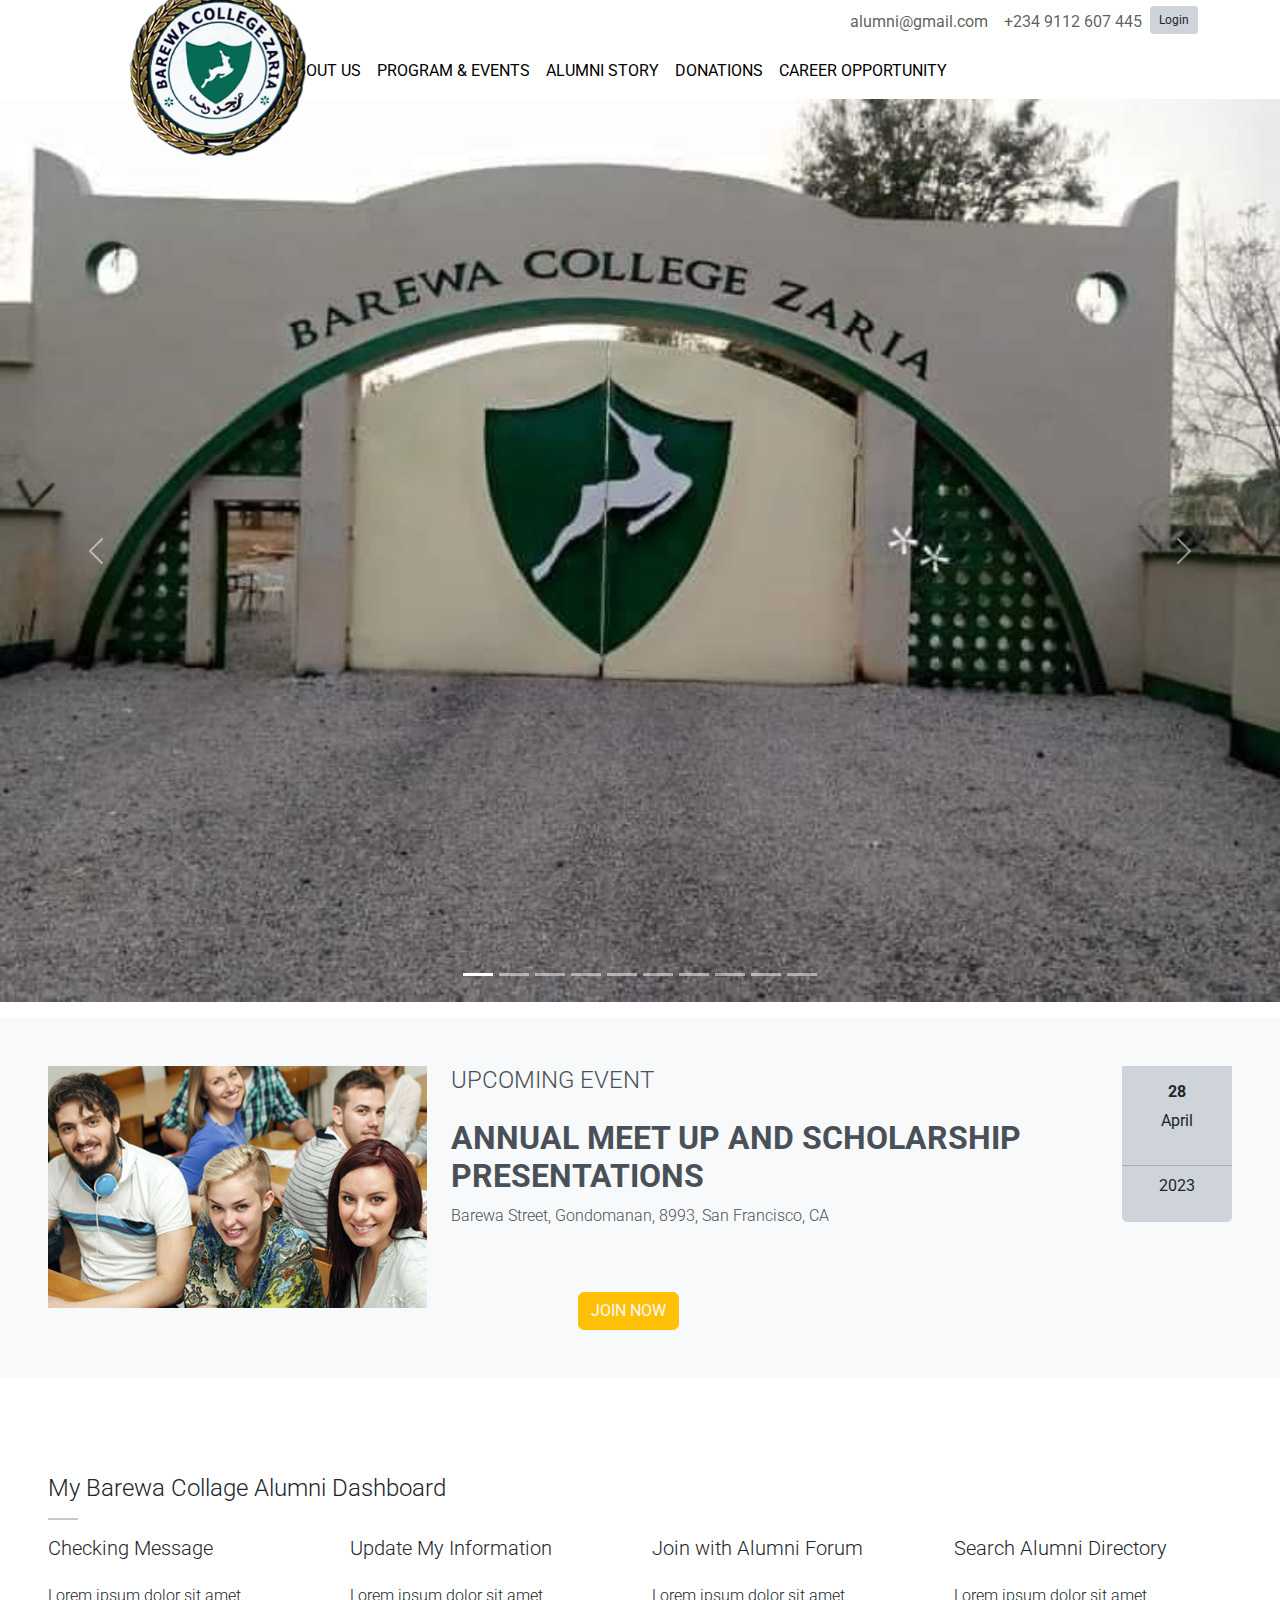
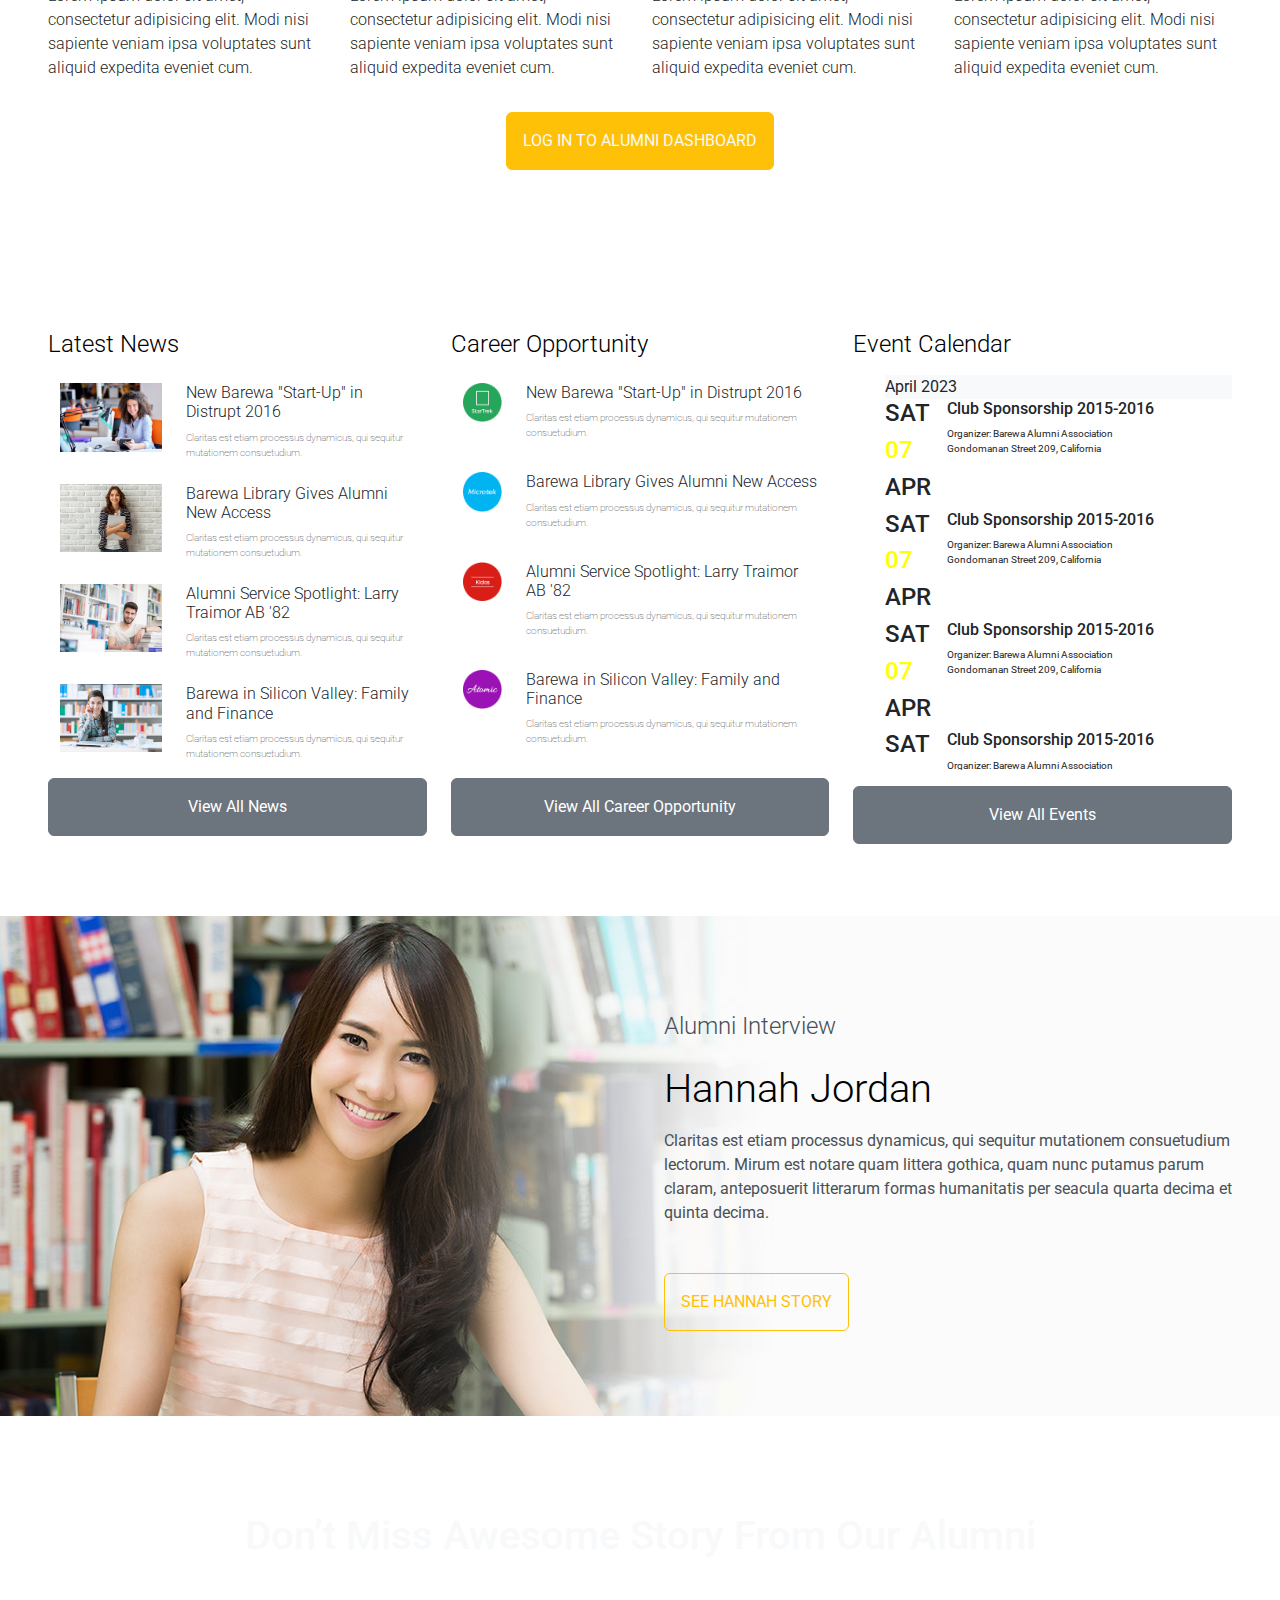
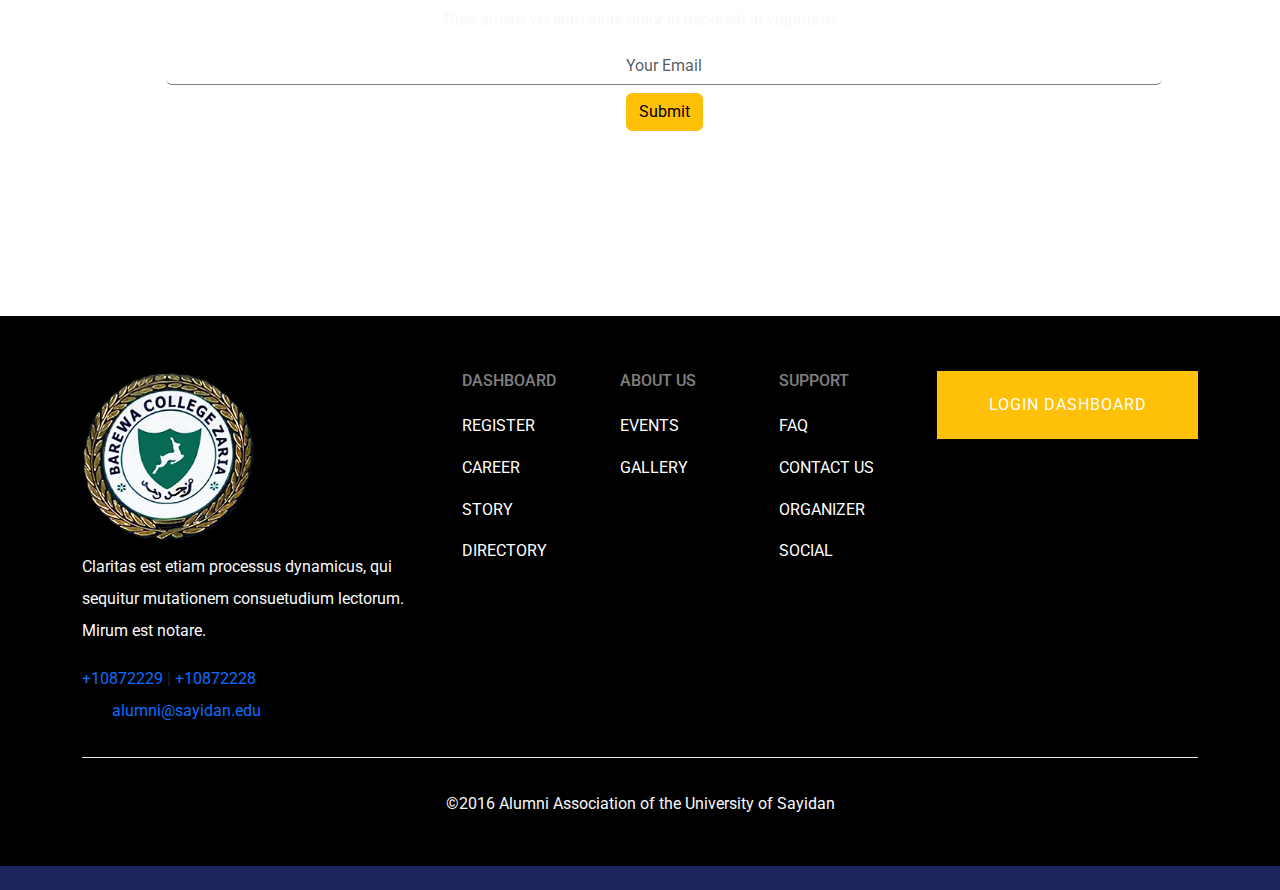
<file: index.html>
<!DOCTYPE html>
<html lang="en">

<head>
    <meta charset="UTF-8">
    <meta name="viewport" content="width=device-width, initial-scale=1.0">
    <meta http-equiv="X-UA-Compatible" content="ie=edge">
    <meta name="Description" content="Enter your description here" />
    <link rel="stylesheet" href="https://cdn.jsdelivr.net/npm/bootstrap@5.3.0-alpha3/dist/css/bootstrap.min.css">
    <link rel="preconnect" href="https://fonts.googleapis.com">
    <link rel="preconnect" href="https://fonts.gstatic.com" crossorigin>
    <link href="https://fonts.googleapis.com/css2?family=Roboto:wght@300;400&display=swap" rel="stylesheet">
    <link rel="stylesheet" href="https://cdnjs.cloudflare.com/ajax/libs/font-awesome/6.4.0/css/all.min.css"
        integrity="sha512-iecdLmaskl7CVkqkXNQ/ZH/XLlvWZOJyj7Yy7tcenmpD1ypASozpmT/E0iPtmFIB46ZmdtAc9eNBvH0H/ZpiBw=="
        crossorigin="anonymous" referrerpolicy="no-referrer" />
    <link rel="stylesheet" href="asset/css/style.css">
    <link rel="website icon" href="asset/image/School_Badge_for_Barewa_College_logo.png" type="x-image/icon">
    <title>Alumni</title>
</head>

<body>
    <header>
        <!----------first navbar------------->
        <nav class="navbar navbar-expand-lg" id="firstnav">
            <div class="container d-flex justify-content-end">
                <ul class="navbar-nav  text-dark-emphasis">
                    <li class="nav-item">
                        <a href="#" class="nav-link">
                            <i class="fa fa-envelope"></i>
                            alumni@gmail.com
                        </a>
                    </li>
                    <li class="nav-item">
                        <a href="#" class="nav-link">
                            <i class="fa fa-phone"></i>
                            +234 9112 607 445
                        </a>
                    </li>
                    <!-- <li class="nav-item me-5">
                        <form action="#" class="form:post">
                            <div class="input-group">
                                <input type="text" class="form-control-sm h-25 bg-dark-subtle" id="search">
                                <button type="submit" class="input-group-text bg-dark-subtle"><i class="fa fa-search"></i></button>
                            </div>
                        </form>
                    </li> -->
                    <li class="nav-item">
                        <a href="html/login-page.html" class="btn bg-dark-subtle btn-sm mt-1"
                            style="--bs-btn-padding-y: .25rem; --bs-btn-padding-x: .5rem; --bs-btn-font-size: .75rem;">
                            Login
                        </a>
                    </li>
                </ul>
            </div>
        </nav>
        <a href="index.html">
            <img src="asset/image/School_Badge_for_Barewa_College_logo.png" class="nav-brand" id="logo">
        </a>

        <!----------second navbar------------->
        <nav class="navbar navbar-expand-lg">
            <div class="container d-flex flex-sm-row flex-lg-column justify-content-between">
                <div class="container w-50  d-flex justify-content-start">
                    <svg viewBox="0 0 400 100" xmlns="http://www.w3.org/2000/svg" class="navbar-brand d-md-none d-lg-none">

                        <a href="index.html">
                            <!-- Design for "Barewa" -->
                            <text x="0" y="70" font-size="55" fill="#006633" font-family="Verdana">Barewa</text>
    
                            <!-- Design for "College" -->
                            <text x="200" y="80" font-size="55" fill="#FF8C00" font-family="Verdana">College</text>
                        </a>
    
                    </svg>
                </div>
                <!-- <div class="container-fluid w-sm-50 w-lg-100"> -->
                    <button class="navbar-toggler" type="button" data-bs-toggle="offcanvas"
                        data-bs-target="#offcanvasNavbar" aria-controls="offcanvasNavbar">
                        <span class="navbar-toggler-icon"></span>
                    </button>
                    <div class="offcanvas offcanvas-end" tabindex="-1" id="offcanvasNavbar"
                        aria-labelledby="offcanvasNavbarLabel">
                        <div class="offcanvas-header">
                            <button type="button" class="btn-close" data-bs-dismiss="offcanvas"
                                aria-label="Close"></button>
                        </div>
                        <div class="offcanvas-body me-5">
                            <ul class="navbar-nav">
                                <li class="nav-item">
                                    <a href="html/about-us.html" class="nav-link text-black">ABOUT US</a>
                                </li>
                                <li class="nav-item">
                                    <a href="html/event-page.html" class="nav-link text-black">PROGRAM & EVENTS</a>
                                </li>
                                <li class="nav-item">
                                    <a href="html/alumni-story.html" class="nav-link text-black">ALUMNI STORY</a>
                                </li>
                                <li class="nav-item">
                                    <a href="#" class="nav-link text-black">DONATIONS</a>
                                </li>
                                <li class="nav-item">
                                    <a href="html/career-page.html" class="nav-link text-black">CAREER OPPORTUNITY</a>
                                </li>
                                <li class="nav-item d-md-none">
                                    <a href="html/login-page.html" class="btn btn-primary"><i class="fa fa-user"></i>
                                        login/Register</a>
                                </li>
                            </ul>
                        </div>
                    </div>
                <!-- </div> -->
            </div>
        </nav>
    </header>
    <main>
        <section id="carousel">
            <!-- <div class="container-fluid"> -->
            <!-- Carousel -->
            <div id="demo" class="carousel slide" data-bs-ride="carousel">

                <!-- Indicators/dots -->
                <div class="carousel-indicators">
                    <button type="button" data-bs-target="#demo" data-bs-slide-to="0" class="active"></button>
                    <button type="button" data-bs-target="#demo" data-bs-slide-to="1"></button>
                    <button type="button" data-bs-target="#demo" data-bs-slide-to="2"></button>
                    <button type="button" data-bs-target="#demo" data-bs-slide-to="3"></button>
                    <button type="button" data-bs-target="#demo" data-bs-slide-to="4"></button>
                    <button type="button" data-bs-target="#demo" data-bs-slide-to="5"></button>
                    <button type="button" data-bs-target="#demo" data-bs-slide-to="6"></button>
                    <button type="button" data-bs-target="#demo" data-bs-slide-to="7"></button>
                    <button type="button" data-bs-target="#demo" data-bs-slide-to="8"></button>
                    <button type="button" data-bs-target="#demo" data-bs-slide-to="9"></button>
                </div>

                <!-- The slideshow/carousel -->
                <div class="carousel-inner">
                    <div class="carousel-item active">
                        <img src="asset/image/IMG-20230417-WA0008.jpg" alt="Chicago" class="d-block w-100">
                    </div>
                    <div class="carousel-item">
                        <img src="asset/image/IMG-20230417-WA0007.jpg" alt="New York" class="d-block w-100">
                    </div>
                    <div class="carousel-item">
                        <img src="asset/image/IMG-20230417-WA0001.jpg" alt="Los Angeles" class="d-block w-100">
                    </div>
                    <div class="carousel-item">
                        <img src="asset/image/IMG-20230417-WA0002.jpg" alt="Chicago" class="d-block w-100">
                    </div>
                    <div class="carousel-item">
                        <img src="asset/image/IMG-20230417-WA0003.jpg" alt="New York" class="d-block w-100">
                    </div>
                    <div class="carousel-item">
                        <img src="asset/image/IMG-20230417-WA0004.jpg" alt="Chicago" class="d-block w-100">
                    </div>
                    <div class="carousel-item">
                        <img src="asset/image/IMG-20230417-WA0005.jpg" alt="New York" class="d-block w-100">
                    </div>
                    <div class="carousel-item">
                        <img src="asset/image/IMG-20230417-WA0006.jpg" alt="Chicago" class="d-block w-100">
                    </div>
                    <div class="carousel-item">
                        <img src="asset/image/IMG-20230417-WA0009.jpg" alt="New York" class="d-block w-100">
                    </div>
                </div>

                <!-- Left and right controls/icons -->
                <button class="carousel-control-prev" type="button" data-bs-target="#demo" data-bs-slide="prev">
                    <span class="carousel-control-prev-icon"></span>
                </button>
                <button class="carousel-control-next" type="button" data-bs-target="#demo" data-bs-slide="next">
                    <span class="carousel-control-next-icon"></span>
                </button>
            </div>
            <!-- </div> -->
        </section>
        <div class="container-fluid bg-light p-lg-5 p-md-4 mt-3">
            <div class="row">
                <div class="col-sm-12 col-xl-4 col-md-12 mb-2">
                    <img src="asset/image/even-img.jpg" alt="" class="img-fluid w-100">
                </div>
                <div class="col-sm-12 col-xl-8 col-md-12">
                    <div class="row">
                        <div class="col-sm-12 col-md-10">
                            <h3 class="fs-4 fw-light text-dark-emphasis">UPCOMING EVENT</h3>
                            <h3 class="fs-2 fw-bold text-dark-emphasis mt-4">ANNUAL MEET UP AND SCHOLARSHIP
                                PRESENTATIONS</h3>
                            <p class="text-dark-emphasis mt- fw-light"><i class="fa fa-location-dot text-black"></i>
                                Barewa
                                Street,
                                Gondomanan,
                                8993, San Francisco, CA</p>
                        </div>
                        <div class="col-sm-12 col-md-2">
                            <div class="card border-0">
                                <div class="card-body bg-dark-subtle">
                                    <h6 class="fw-bold fs-6 text-center">28</h6>
                                    <p class="text-center">April</p>
                                </div>
                                <div class="card-footer bg-dark-subtle">
                                    <p class="text-center">2023</p>
                                </div>
                            </div>
                        </div>
                    </div>
                    <div class="container-fluid d-flex mt-5">
                        <div class="row">
                            <div class="col-sm-12 col-md-8">
                                <div class="container-fluid flex-column">
                                    <h6 class="fs-4 d-flex justify-content-between" id="countdown"></h6>
                                </div>
                            </div>
                            <div class="col-sm-12 col-md-4">                                
                                <button class="btn btn-warning text-nowrap text-light">JOIN NOW</button>
                            </div>
                        </div>
                    </div>
                </div>
            </div>
        </div>

        <!-------------------My DASHBOARD--------------------->
        <div class="container-fluid p-lg-5 mt-5">
            <h3 class="fs-4 fw-light">My Barewa Collage Alumni Dashboard</h3>
            <hr class="table-group-divider" style="width:30px;">
            <div class="row">
                <div class="col-xl-3 col-md-6 col-sm-12">
                    <i class="fa fa-envelope fa-3x mb-3"></i>
                    <h6 class="fs-5 fw-light">Checking Message</h6>
                    <p class="mt-4 fw-light">Lorem ipsum dolor sit amet, consectetur adipisicing elit.
                        Modi nisi sapiente veniam ipsa voluptates sunt aliquid expedita eveniet cum.</p>
                </div>
                <div class="col-xl-3 col-md-6 col-sm-12">
                    <i class="fa-solid fa-user fa-3x mb-3"></i>
                    <h6 class="fs-5 fw-light">Update My Information</h6>
                    <p class="mt-4 fw-light">Lorem ipsum dolor sit amet, consectetur adipisicing elit.
                        Modi nisi sapiente veniam ipsa voluptates sunt aliquid expedita eveniet cum.</p>
                </div>
                <div class="col-xl-3 col-md-6 col-sm-12">
                    <i class="fa-solid fa-user-group fa-3x mb-3"></i>
                    <h6 class="fs-5 fw-light">Join with Alumni Forum</h6>
                    <p class="mt-4 fw-light">Lorem ipsum dolor sit amet, consectetur adipisicing elit.
                        Modi nisi sapiente veniam ipsa voluptates sunt aliquid expedita eveniet cum.</p>
                </div>
                <div class="col-xl-3 col-md-6 col-sm-12">
                    <i class="fa fa-search fa-3x mb-3"></i>
                    <h6 class="fs-5 fw-light">Search Alumni Directory</h6>
                    <p class="mt-4 fw-light">Lorem ipsum dolor sit amet, consectetur adipisicing elit.
                        Modi nisi sapiente veniam ipsa voluptates sunt aliquid expedita eveniet cum.</p>
                </div>
            </div>
            <div class="container p-3 text-center">
                <button class="btn btn-warning p-3 text-light">LOG IN TO ALUMNI DASHBOARD</button>
            </div>
        </div>
        <!--------------------VIEWS------------------------->
        <div class="container-fluid p-lg-5 mt-5">
            <div class="row">
                <!-------------------NEWS ------------------------>
                <div class="col-sm-12 col-md-12 col-xl-4 mb-4">
                    <h4 class="fw-light text-black mb-4">Latest News</h4>
                    <div class="container" id="list">
                        <div class="row mb-2">
                            <div class="col-4">
                                <img src="asset/image/new-img1.jpg" alt="" class="img-fluid">
                            </div>
                            <div class="col-8">
                                <h6 class="fw-light fs-6">New Barewa "Start-Up" in Distrupt 2016</h6>
                                <p class="fw-lighter" id="p-font">Claritas est etiam processus dynamicus, qui sequitur
                                    mutationem consuetudium.</p>
                            </div>
                        </div>
                        <div class="row mb-2">
                            <div class="col-4">
                                <img src="asset/image/new-img2.jpg" alt="" class="img-fluid">
                            </div>
                            <div class="col-8">
                                <h6 class="fw-light fs-6 ">Barewa Library Gives Alumni New Access</h6>
                                <p class="fw-lighter" id="p-font">Claritas est etiam processus dynamicus, qui sequitur
                                    mutationem consuetudium.</p>
                            </div>
                        </div>
                        <div class="row mb-2">
                            <div class="col-4">
                                <img src="asset/image/new-img3.jpg" alt="" class="img-fluid">
                            </div>
                            <div class="col-8">
                                <h6 class="fw-light fs-6">Alumni Service Spotlight: Larry Traimor AB '82</h6>
                                <p class="fw-lighter" id="p-font">Claritas est etiam processus dynamicus, qui sequitur
                                    mutationem consuetudium.</p>
                            </div>
                        </div>
                        <div class="row mb-2">
                            <div class="col-4">
                                <img src="asset/image/new-img4.jpg" alt="" class="img-fluid">
                            </div>
                            <div class="col-8">
                                <h6 class="fw-light fs-6">Barewa in Silicon Valley: Family and Finance</h6>
                                <p class="fw-lighter" id="p-font">Claritas est etiam processus dynamicus, qui sequitur
                                    mutationem consuetudium.</p>
                            </div>
                        </div>
                    </div>
                    <button class="btn btn-secondary p-3 w-100" style="border-radius: none;">View All News</button>
                </div>
                <!-------------------CAREER OPPORTUNITY ------------------------>
                <div class="col-sm-12 col-md-12 col-xl-4 mb-4">
                    <h4 class="fw-light text-black mb-4">Career Opportunity</h4>
                    <div class="container" id="list">
                        <div class="row mb-3">
                            <div class="col-2">
                                <img src="asset/image/company-logo1.png" alt="" class="img-fluid">
                            </div>
                            <div class="col-10">
                                <h6 class="fw-light fs-6">New Barewa "Start-Up" in Distrupt 2016</h6>
                                <p class="fw-lighter" id="p-font">
                                    Claritas est etiam processus dynamicus, qui sequitur
                                    mutationem consuetudium.
                                </p>
                            </div>
                        </div>
                        <div class="row mb-3">
                            <div class="col-2">
                                <img src="asset/image/company-logo2.png" alt="" class="img-fluid">
                            </div>
                            <div class="col-10">
                                <h6 class="fw-light fs-6">Barewa Library Gives Alumni New Access</h6>
                                <p class="fw-lighter" id="p-font">
                                    Claritas est etiam processus dynamicus, qui sequitur
                                    mutationem consuetudium.
                                </p>
                            </div>
                        </div>
                        <div class="row mb-3">
                            <div class="col-2">
                                <img src="asset/image/company-logo3.png" alt="" class="img-fluid">
                            </div>
                            <div class="col-10">
                                <h6 class="fw-light fs-6">Alumni Service Spotlight: Larry Traimor AB '82</h6>
                                <p class="fw-lighter" id="p-font">
                                    Claritas est etiam processus dynamicus, qui sequitur
                                    mutationem consuetudium.
                                </p>
                            </div>
                        </div>
                        <div class="row mb-4">
                            <div class="col-2">
                                <img src="asset/image/company-logo4.png" alt="" class="img-fluid">
                            </div>
                            <div class="col-10">
                                <h6 class="fw-light fs-6">Barewa in Silicon Valley: Family and Finance</h6>
                                <p class="fw-lighter" id="p-font">
                                    Claritas est etiam processus dynamicus, qui sequitur
                                    mutationem consuetudium.
                                </p>
                            </div>
                        </div>
                    </div>
                    <button class="btn btn-secondary p-3 w-100" style="border-radius: none;">View All Career
                        Opportunity</button>
                </div>
                <div class="col-sm-12 col-md-12 col-xl-4 mb-4">
                    <h4 class="fw-light text-black mb-3">Event Calendar</h4>
                    <ul class="list-group-flush" id="list">
                        <li class="list-group-item  bg-light">April 2023</li>
                        <li class="list-group-item">
                            <div class="row">
                                <div class="col-2">
                                    <h6 class="fs-4">SAT</h6>
                                    <h6 class="fs-4" style="color: yellow;">07</h6>
                                    <h6 class="fs-4">APR</h6>
                                </div>
                                <div class="col-8">
                                    <h6>Club Sponsorship 2015-2016</h6>
                                    <p class="mb-0" id="p-font">Organizer: Barewa Alumni Association</p>
                                    <p id="p-font">Gondomanan Street 209, California</p>
                                </div>
                            </div>
                        </li>
                        <li class="list-group-item">
                            <div class="row">
                                <div class="col-2">
                                    <h6 class="fs-4">SAT</h6>
                                    <h6 class="fs-4" style="color: yellow;">07</h6>
                                    <h6 class="fs-4">APR</h6>
                                </div>
                                <div class="col-8">
                                    <h6>Club Sponsorship 2015-2016</h6>
                                    <p class="mb-0" id="p-font">Organizer: Barewa Alumni Association</p>
                                    <p id="p-font">Gondomanan Street 209, California</p>
                                </div>
                            </div>
                        </li>
                        <li class="list-group-item">
                            <div class="row">
                                <div class="col-2">
                                    <h6 class="fs-4">SAT</h6>
                                    <h6 class="fs-4" style="color: yellow;">07</h6>
                                    <h6 class="fs-4">APR</h6>
                                </div>
                                <div class="col-8">
                                    <h6>Club Sponsorship 2015-2016</h6>
                                    <p class="mb-0" id="p-font">Organizer: Barewa Alumni Association</p>
                                    <p id="p-font">Gondomanan Street 209, California</p>
                                </div>
                            </div>
                        </li>
                        <li class="list-group-item">
                            <div class="row">
                                <div class="col-2">
                                    <h6 class="fs-4">SAT</h6>
                                    <h6 class="fs-4" style="color: yellow;">07</h6>
                                    <h6 class="fs-4">APR</h6>
                                </div>
                                <div class="col-8">
                                    <h6>Club Sponsorship 2015-2016</h6>
                                    <p class="mb-0" id="p-font">Organizer: Barewa Alumni Association</p>
                                    <p id="p-font">Gondomanan Street 209, California</p>
                                </div>
                            </div>
                        </li>
                        <li class="list-group-item">
                            <div class="row">
                                <div class="col-2">
                                    <h6 class="fs-4">SAT</h6>
                                    <h6 class="fs-4" style="color: yellow;">07</h6>
                                    <h6 class="fs-4">APR</h6>
                                </div>
                                <div class="col-8">
                                    <h6>Club Sponsorship 2015-2016</h6>
                                    <p class="mb-0" id="p-font">Organizer: Barewa Alumni Association</p>
                                    <p id="p-font">Gondomanan Street 209, California</p>
                                </div>
                            </div>
                        </li>
                        <li class="list-group-item">
                            <div class="row">
                                <div class="col-2">
                                    <h6 class="fs-4">SAT</h6>
                                    <h6 class="fs-4" style="color: yellow;">07</h6>
                                    <h6 class="fs-4">APR</h6>
                                </div>
                                <div class="col-8">
                                    <h6>Club Sponsorship 2015-2016</h6>
                                    <p class="mb-0" id="p-font">Organizer: Barewa Alumni Association</p>
                                    <p id="p-font">Gondomanan Street 209, California</p>
                                </div>
                            </div>
                        </li>
                    </ul>
                    <a href="html/event.html" class="btn btn-secondary p-3 w-100" style="border-radius: none;">View All
                        Events</a>
                </div>
            </div>
        </div>
        <div class="container-fluid bg-light" id="interview">
            <div class="row">
                <div class="col-xl-6 col-lg-6"></div>
                <div class="col-xl-6 col-lg-6 mt-5">
                    <div class="container mt-5">
                        <h6 class="fw-light fs-4 text-dark-emphasis">Alumni Interview</h6>
                        <h2 class="fw-light mt-4 fs-1 mb-3">Hannah Jordan</h2>
                        <p class="fst-normal text-dark-emphasis mb-5">
                            Claritas est etiam processus dynamicus, qui sequitur mutationem consuetudium lectorum.
                            Mirum est notare quam littera gothica, quam nunc putamus parum claram,
                            anteposuerit litterarum formas humanitatis per seacula quarta decima et quinta decima.
                        </p>
                        <button class="btn btn-outline-warning p-3">SEE HANNAH STORY</button>
                    </div>
                </div>
            </div>
        </div>
        <div class="container-fluid p-lg-5" id="newsletter">
            <div class="container text-light p-lg-5 p-5 text-center">
                <h3 class="fs-1 fst-normal fw-medium">Don’t Miss Awesome Story From Our Alumni</h3>
                <p class="fst-normal mt-5">Duis autem vel eum iriure dolor in hendrerit in vulputate.</p>
                <form action="" class="form mt-3 ms-5 text-white">
                    <input type="text" name="" id="storyinput" placeholder="Your Email"
                        class="form-control text-center d-flex justify-content-center text-white">
                    <input type="submit" class="btn btn-warning mt-2 w-lg-25">
                </form>
            </div>
        </div>
    </main>
    <!--Begin footer wrapper-->
    <div class="footer-wrapper type2">
        <footer class="foooter-container">
            <div class="container">
                <div class="footer-middle">
                    <div class="row">
                        <div class="col-md-4 col-sm-12 col-xs-12 animated footer-col">
                            <div class="contact-footer">
                                <div class="logo-footer">
                                    <a href="./homepage-1.html"><img
                                            src="asset/image/School_Badge_for_Barewa_College_logo.png" alt=""></a>
                                </div>
                                <div class="contact-desc">
                                    <p class="text-light">Claritas est etiam processus dynamicus, qui sequitur
                                        mutationem consuetudium lectorum. Mirum est notare.</p>
                                </div>
                                <div class="contact-phone-email">
                                    <span class="contact-phone"><a href="#">+10872229</a> | <a href="#">+10872228 </a>
                                    </span>
                                    <span class="contact-email"><a href="#">alumni@sayidan.edu</a></span>
                                </div>
                            </div>
                        </div>
                        <div class="col-md-5 col-sm-12  col-xs-12 animated footer-col">
                            <div class="links-footer">
                                <div class="row">
                                    <div class="col-sm-4 col-xs-12">
                                        <h6 class="heading-bold text-white-50">DASHBOARD</h6>
                                        <ul class="list-unstyled no-margin">
                                            <li><a href="html/register.html">REGISTER</a></li>
                                            <li><a href="html/career-page.html">CAREER</a></li>
                                            <li><a href="html/alumni-story.html">STORY</a></li>
                                            <li><a href="html/alumni-directory.html">DIRECTORY</a></li>
                                        </ul>
                                    </div>

                                    <div class="col-sm-4 col-xs-12">
                                        <h6 class="heading-bold text-white-50">ABOUT US</h6>
                                        <ul class="list-unstyled no-margin">
                                            <li><a href="html/event-single.html">EVENTS</a></li>
                                            <li><a href="html/galery.html">GALLERY</a></li>
                                        </ul>
                                    </div>

                                    <div class="col-sm-4 col-xs-12">
                                        <h6 class="heading-bold text-white-50">SUPPORT</h6>
                                        <ul class="list-unstyled no-margin">
                                            <li><a href="./job-detail.html">FAQ</a></li>
                                            <li><a href="./about-us.html#contacts">CONTACT US</a></li>
                                            <li><a href="./blog.html">ORGANIZER</a></li>
                                            <li><a href="./blog-single-fullwith.html">SOCIAL</a></li>
                                        </ul>
                                    </div>
                                </div>
                            </div>
                        </div>
                        <div class="col-md-3 col-sm-12 col-xs-12 animated footer-col">
                            <div class="links-social">
                                <div class="login-dashboard">
                                    <a href="./login-page.html" class="bg-warning text-center text-regular">Login
                                        Dashboard</a>
                                </div>
                                <ul class="list-inline text-center d-flex justify-content-evenly">
                                    <li><a href="#"><i class="fa fa-twitter" aria-hidden="true"></i></a></li>
                                    <li><a href="#"><i class="fa fa-instagram" aria-hidden="true"></i></a></li>
                                    <li><a href="#"><i class="fa fa-facebook" aria-hidden="true"></i></a></li>
                                </ul>
                            </div>
                        </div>
                    </div>
                </div>
                <div class="footer-bottom text-center">
                    <p class="copyright text-light">©2016 Alumni Association of the University of Sayidan</p>
                </div>
            </div>
        </footer>
    </div>
    <!--End footer wrapper-->

    <script src="asset/js/app.js"></script>
    <script src="https://cdn.jsdelivr.net/npm/bootstrap@5.3.0-alpha3/dist/js/bootstrap.bundle.min.js"></script>
</body>

</html>
</file>
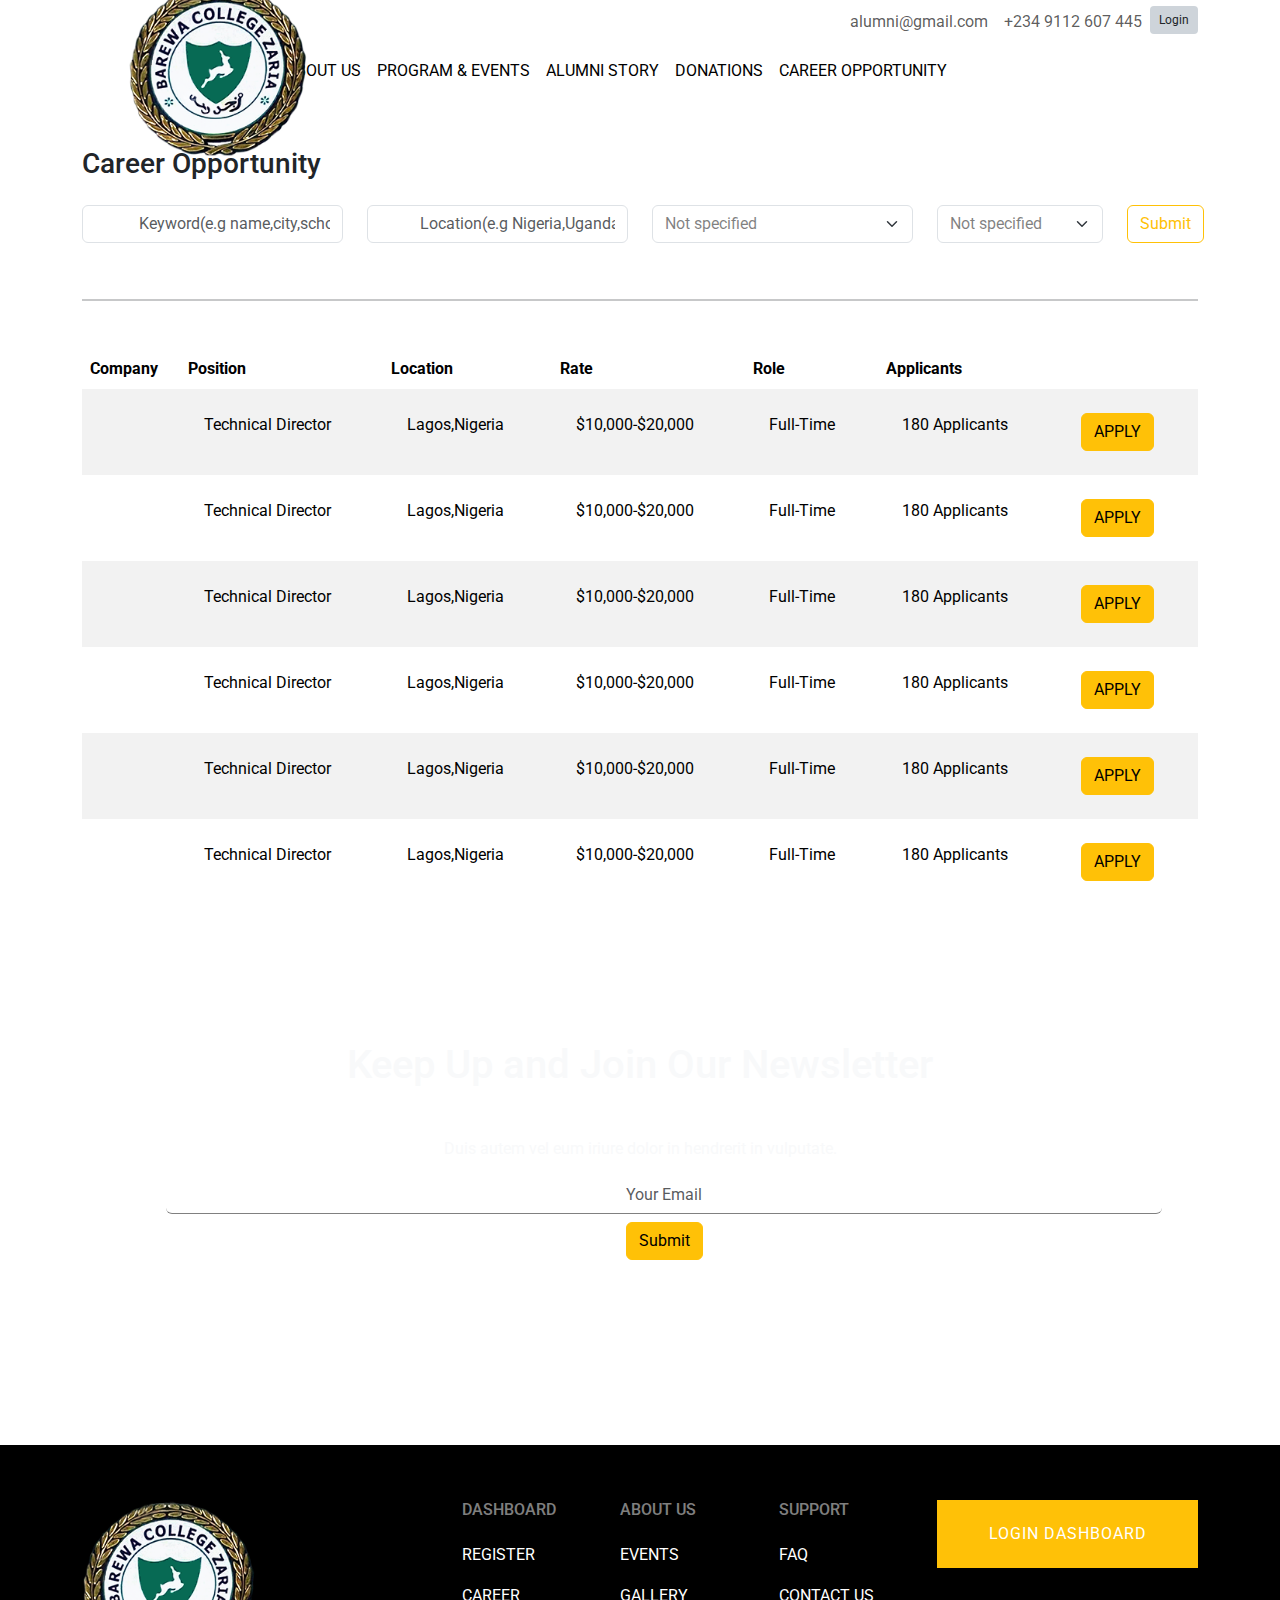
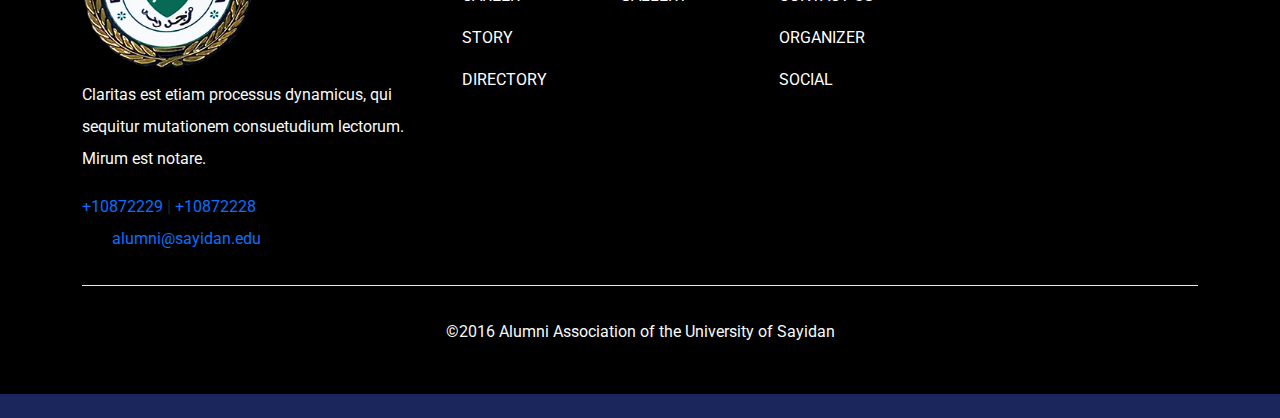
<file: html/career-page.html>
<!DOCTYPE html>
<html lang="en">

<head>
    <meta charset="UTF-8">
    <meta name="viewport" content="width=device-width, initial-scale=1.0">
    <meta http-equiv="X-UA-Compatible" content="ie=edge">
    <meta name="Description" content="Enter your description here" />
    <link rel="stylesheet" href="https://cdn.jsdelivr.net/npm/bootstrap@5.3.0-alpha3/dist/css/bootstrap.min.css">
    <link rel="preconnect" href="https://fonts.googleapis.com">
    <link rel="preconnect" href="https://fonts.gstatic.com" crossorigin>
    <link href="https://fonts.googleapis.com/css2?family=Roboto:ital,wght@0,400;1,300&display=swap" rel="stylesheet">
    <link rel="stylesheet" href="../asset/css/style.css">
    <link rel="website icon" href="../asset/image/School_Badge_for_Barewa_College_logo.png" type="x-image/icon">
    <title>Alumni</title>
</head>

<body>
    <header>
        <!----------first navbar------------->
        <nav class="navbar navbar-expand-lg" id="firstnav">
            <div class="container d-flex justify-content-end">
                <ul class="navbar-nav  text-dark-emphasis">
                    <li class="nav-item">
                        <a href="#" class="nav-link">
                            <i class="fa fa-envelope"></i>
                            alumni@gmail.com
                        </a>
                    </li>
                    <li class="nav-item">
                        <a href="#" class="nav-link">
                            <i class="fa fa-phone"></i>
                            +234 9112 607 445
                        </a>
                    </li>
                    <!-- <li class="nav-item me-5">
                        <form action="#" class="form:post">
                            <div class="input-group">
                                <input type="text" class="form-control-sm h-25 bg-dark-subtle" id="search">
                                <button type="submit" class="input-group-text bg-dark-subtle"><i class="fa fa-search"></i></button>
                            </div>
                        </form>
                    </li> -->
                    <li class="nav-item">
                        <a href="html/login-page.html" class="btn bg-dark-subtle btn-sm mt-1"
                            style="--bs-btn-padding-y: .25rem; --bs-btn-padding-x: .5rem; --bs-btn-font-size: .75rem;">
                            Login
                        </a>
                    </li>
                </ul>
            </div>
        </nav>
        <a href="../index.html">
            <img src="../asset/image/School_Badge_for_Barewa_College_logo.png" class="nav-brand" id="logo">
        </a>

        <!----------second navbar------------->
        <nav class="navbar navbar-expand-lg">
            <div class="container d-flex flex-sm-row flex-lg-column justify-content-between">
                <div class="container w-50  d-flex justify-content-start">
                    <svg viewBox="0 0 400 100" xmlns="http://www.w3.org/2000/svg" class="navbar-brand d-md-none d-lg-none">

                        <a href="../index.html">
                            <!-- Design for "Barewa" -->
                            <text x="0" y="70" font-size="55" fill="#006633" font-family="Verdana">Barewa</text>
    
                            <!-- Design for "College" -->
                            <text x="200" y="80" font-size="55" fill="#FF8C00" font-family="Verdana">College</text>
                        </a>
    
                    </svg>
                </div>
                <!-- <div class="container-fluid w-sm-50 w-lg-100"> -->
                    <button class="navbar-toggler" type="button" data-bs-toggle="offcanvas"
                        data-bs-target="#offcanvasNavbar" aria-controls="offcanvasNavbar">
                        <span class="navbar-toggler-icon"></span>
                    </button>
                    <div class="offcanvas offcanvas-end" tabindex="-1" id="offcanvasNavbar"
                        aria-labelledby="offcanvasNavbarLabel">
                        <div class="offcanvas-header">
                            <button type="button" class="btn-close" data-bs-dismiss="offcanvas"
                                aria-label="Close"></button>
                        </div>
                        <div class="offcanvas-body me-5">
                            <ul class="navbar-nav">
                                <li class="nav-item">
                                    <a href="about-us.html" class="nav-link text-black">ABOUT US</a>
                                </li>
                                <li class="nav-item">
                                    <a href="event-page.html" class="nav-link text-black">PROGRAM & EVENTS</a>
                                </li>
                                <li class="nav-item">
                                    <a href="alumni-story.html" class="nav-link text-black">ALUMNI STORY</a>
                                </li>
                                <li class="nav-item">
                                    <a href="#" class="nav-link text-black">DONATIONS</a>
                                </li>
                                <li class="nav-item">
                                    <a href="career-page.html" class="nav-link text-black">CAREER OPPORTUNITY</a>
                                </li>
                                <li class="nav-item d-md-none">
                                    <a href="login-page.html" class="btn btn-primary"><i class="fa fa-user"></i>
                                        login/Register</a>
                                </li>
                            </ul>
                        </div>
                    </div>
                <!-- </div> -->
            </div>
        </nav>
    </header>
    <main>
        <section>
            <div class="container mt-5 mb-5">
                <h3 class="fs-3 fs-lighter">Career Opportunity</h3>
                <div class="row mt-4">
                    <div class="col-sm-12 col-md-3 mb-2">
                        <input type="text" name="" id="" placeholder="           Keyword(e.g name,city,school)"
                            class="form-control">
                    </div>
                    <div class="col-sm-12 col-md-3 mb-2">
                        <input type="text" name="" id="" placeholder="          Location(e.g Nigeria,Uganda)"
                            class="form-control">
                    </div>
                    <div class="col-sm-12 col-md-3 text-light-emphasis mb-2">
                        <select name="" id="" class="form-select text-black-50">
                            <option value="">Not specified</option>
                            <option value="">
                                < $20,0000</option>
                            <option value="">
                                < $20,0000</option>
                            <option value="">
                                < $20,0000</option>
                        </select>
                    </div>
                    <div class="col-sm-12 col-md-2">
                        <select name="" id="" class="form-select text-black-50 mb-2">
                            <option value="">Not specified</option>
                            <option value=""> Part time</option>
                            <option value=""> Full time</option>
                            <option value=""> Remote</option>
                            <option value=""> Contract</option>
                        </select>
                    </div>
                    <div class="col-sm-12 col-md-1">
                        <input type="submit" name="" id="" placeholder="" class="btn btn-outline-warning ">
                    </div>
                </div>
                <hr class="table-group-divider mt-5">
            </div>
        </section>
        <section id="table">
            <div class="container">
                <div class="table-responsive">
                    <table class="table table-borderless table-striped table-hover">
                        <thead>
                            <tr>
                                <th>Company</th>
                                <th>Position</th>
                                <th>Location</th>
                                <th>Rate</th>
                                <th>Role</th>
                                <th>Applicants</th>
                                <th></th>
                            </tr>
                        </thead>
                        <tbody>
                            <tr>
                                <td class="p-4"></td>
                                <td class="p-4">Technical Director</td>
                                <td class="p-4">Lagos,Nigeria</td>
                                <td class="p-4">$10,000-$20,000</td>
                                <td class="p-4">Full-Time</td>
                                <td class="p-4">180 Applicants</td>
                                <td class="p-4">
                                    <a href="#" class="link-light">
                                        <button class="btn btn-warning">APPLY</button>
                                    </a>
                                </td>
                            </tr>
                            <tr>
                                <td class="p-4"></td>
                                <td class="p-4">Technical Director</td>
                                <td class="p-4">Lagos,Nigeria</td>
                                <td class="p-4">$10,000-$20,000</td>
                                <td class="p-4">Full-Time</td>
                                <td class="p-4">180 Applicants</td>
                                <td class="p-4">
                                    <a href="#" class="link-light">
                                        <button class="btn btn-warning">APPLY</button>
                                    </a>
                                </td>
                            </tr>
                            <tr>
                                <td class="p-4"></td>
                                <td class="p-4">Technical Director</td>
                                <td class="p-4">Lagos,Nigeria</td>
                                <td class="p-4">$10,000-$20,000</td>
                                <td class="p-4">Full-Time</td>
                                <td class="p-4">180 Applicants</td>
                                <td class="p-4">
                                    <a href="#" class="link-light">
                                        <button class="btn btn-warning">APPLY</button>
                                    </a>
                                </td>
                            </tr>
                            <tr>
                                <td class="p-4"></td>
                                <td class="p-4">Technical Director</td>
                                <td class="p-4">Lagos,Nigeria</td>
                                <td class="p-4">$10,000-$20,000</td>
                                <td class="p-4">Full-Time</td>
                                <td class="p-4">180 Applicants</td>
                                <td class="p-4">
                                    <a href="#" class="link-light">
                                        <button class="btn btn-warning">APPLY</button>
                                    </a>
                                </td>
                            </tr>
                            <tr>
                                <td class="p-4"></td>
                                <td class="p-4">Technical Director</td>
                                <td class="p-4">Lagos,Nigeria</td>
                                <td class="p-4">$10,000-$20,000</td>
                                <td class="p-4">Full-Time</td>
                                <td class="p-4">180 Applicants</td>
                                <td class="p-4">
                                    <a href="#" class="link-light">
                                        <button class="btn btn-warning">APPLY</button>
                                    </a>
                                </td>
                            </tr>
                            <tr>
                                <td class="p-4"></td>
                                <td class="p-4">Technical Director</td>
                                <td class="p-4">Lagos,Nigeria</td>
                                <td class="p-4">$10,000-$20,000</td>
                                <td class="p-4">Full-Time</td>
                                <td class="p-4">180 Applicants</td>
                                <td class="p-4">
                                    <a href="#" class="link-light">
                                        <button class="btn btn-warning">APPLY</button>
                                    </a>
                                </td>
                            </tr>
                        </tbody>
                    </table>
                </div>                
            </div>
        </section>
        <section>
            <div class="container-fluid p-lg-5 mt-4" id="newsletter" style="background-attachment: fixed;">
                <div class="container text-light p-lg-5 p-5 text-center">
                    <h3 class="fs-1 fst-normal fw-medium">Keep Up and Join Our Newsletter</h3>
                    <p class="fst-normal mt-5">Duis autem vel eum iriure dolor in hendrerit in vulputate.</p>
                    <form action="" class="form mt-3 ms-5 text-white">
                        <input type="text" name="" id="storyinput" placeholder="Your Email"
                            class="form-control text-center d-flex justify-content-center text-white">
                        <input type="submit" class="btn btn-warning mt-2 w-lg-25">
                    </form>
                </div>
            </div>
        </section>
    </main>
    <!--Begin footer wrapper-->
    <div class="footer-wrapper type2">
        <footer class="foooter-container">
            <div class="container">
                <div class="footer-middle">
                    <div class="row">
                        <div class="col-md-4 col-sm-12 col-xs-12 animated footer-col">
                            <div class="contact-footer">
                                <div class="logo-footer">
                                    <a href="../index.html"><img
                                            src="../asset/image/School_Badge_for_Barewa_College_logo.png" alt=""></a>
                                </div>
                                <div class="contact-desc">
                                    <p class="text-light">Claritas est etiam processus dynamicus, qui sequitur
                                        mutationem consuetudium lectorum. Mirum est notare.</p>
                                </div>
                                <div class="contact-phone-email">
                                    <span class="contact-phone"><a href="#">+10872229</a> | <a href="#">+10872228 </a>
                                    </span>
                                    <span class="contact-email"><a href="#">alumni@sayidan.edu</a></span>
                                </div>
                            </div>
                        </div>
                        <div class="col-md-5 col-sm-12  col-xs-12 animated footer-col">
                            <div class="links-footer">
                                <div class="row">
                                    <div class="col-sm-4 col-xs-12">
                                        <h6 class="heading-bold text-white-50">DASHBOARD</h6>
                                        <ul class="list-unstyled no-margin">
                                            <li><a href="register.html">REGISTER</a></li>
                                            <li><a href="career-page.html">CAREER</a></li>
                                            <li><a href="alumni-story.html">STORY</a></li>
                                            <li><a href="alumni-directory.html">DIRECTORY</a></li>
                                        </ul>
                                    </div>

                                    <div class="col-sm-4 col-xs-12">
                                        <h6 class="heading-bold text-white-50">ABOUT US</h6>
                                        <ul class="list-unstyled no-margin">
                                            <li><a href="event-page.html">EVENTS</a></li>
                                            <li><a href="galery.html">GALLERY</a></li>
                                        </ul>
                                    </div>

                                    <div class="col-sm-4 col-xs-12">
                                        <h6 class="heading-bold text-white-50">SUPPORT</h6>
                                        <ul class="list-unstyled no-margin">
                                            <li><a href="job-detail.html">FAQ</a></li>
                                            <li><a href="about-us.html#contacts">CONTACT US</a></li>
                                            <li><a href="blog.html">ORGANIZER</a></li>
                                            <li><a href="blog-single-fullwith.html">SOCIAL</a></li>
                                        </ul>
                                    </div>
                                </div>
                            </div>
                        </div>
                        <div class="col-md-3 col-sm-12 col-xs-12 animated footer-col">
                            <div class="links-social">
                                <div class="login-dashboard">
                                    <a href="login-page.html" class="bg-warning text-center text-regular">Login
                                        Dashboard</a>
                                </div>
                                <ul class="list-inline text-center d-flex justify-content-evenly">
                                    <li><a href="#"><i class="fa fa-twitter" aria-hidden="true"></i></a></li>
                                    <li><a href="#"><i class="fa fa-instagram" aria-hidden="true"></i></a></li>
                                    <li><a href="#"><i class="fa fa-facebook" aria-hidden="true"></i></a></li>
                                </ul>
                            </div>
                        </div>
                    </div>
                </div>
                <div class="footer-bottom text-center">
                    <p class="copyright text-light">©2016 Alumni Association of the University of Sayidan</p>
                </div>
            </div>
        </footer>
    </div>
    <!--End footer wrapper-->
</body>

</html>
</file>
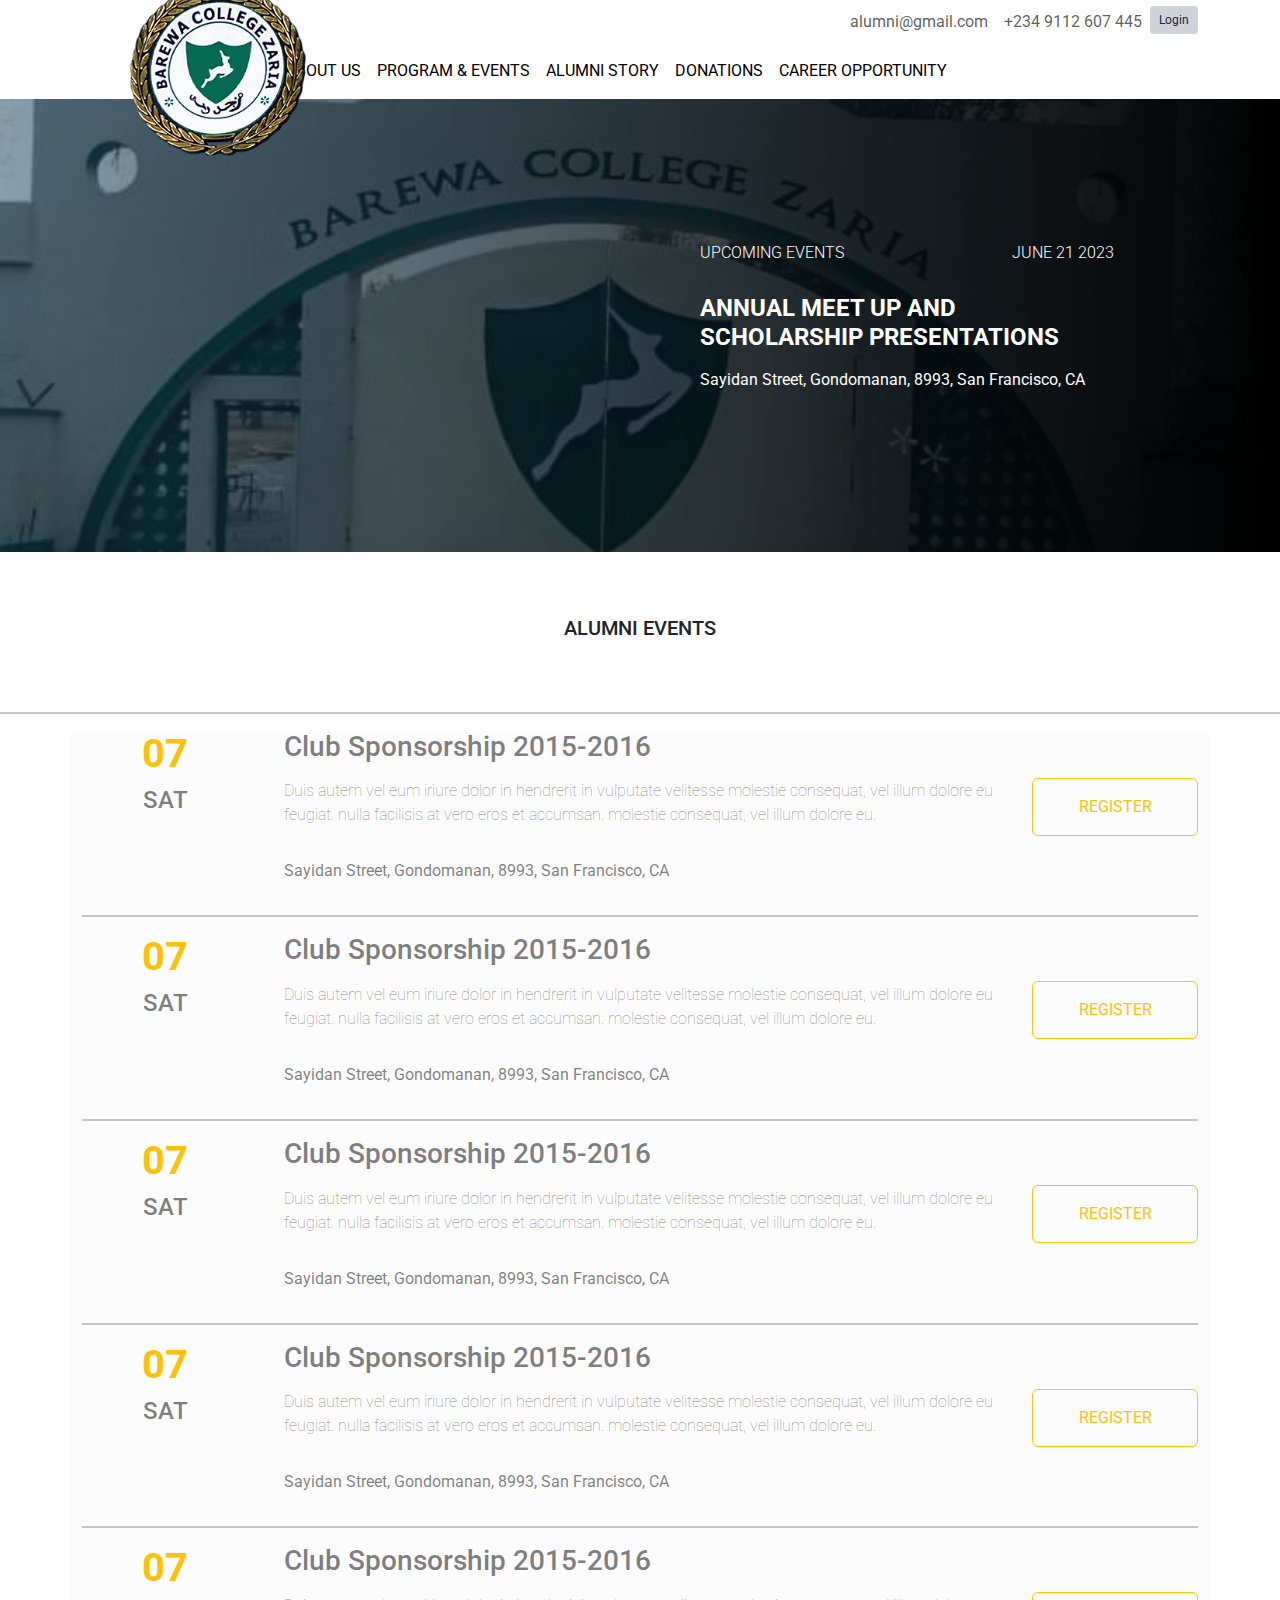
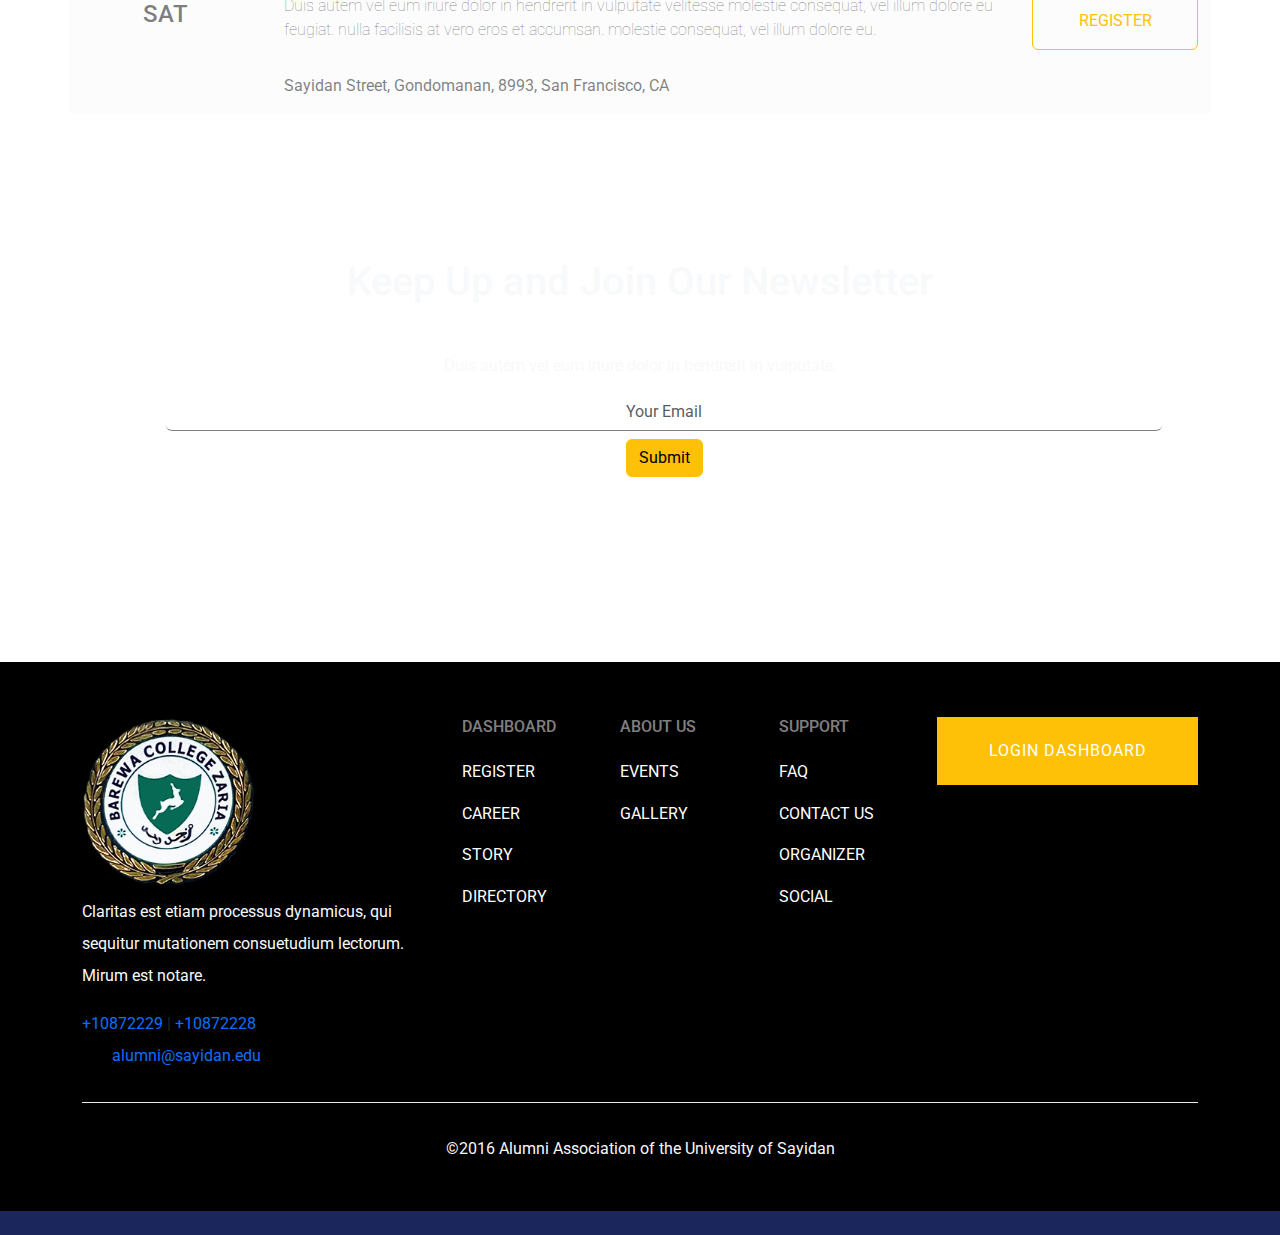
<file: html/event-page.html>
<!DOCTYPE html>
<html lang="en">

<head>
    <meta charset="UTF-8">
    <meta name="viewport" content="width=device-width, initial-scale=1.0">
    <meta http-equiv="X-UA-Compatible" content="ie=edge">
    <meta name="Description" content="Enter your description here" />
    <link rel="stylesheet" href="https://cdn.jsdelivr.net/npm/bootstrap@5.3.0-alpha3/dist/css/bootstrap.min.css">
    <link rel="preconnect" href="https://fonts.googleapis.com">
    <link rel="preconnect" href="https://fonts.gstatic.com" crossorigin>
    <link href="https://fonts.googleapis.com/css2?family=Roboto:ital,wght@0,400;1,300&display=swap" rel="stylesheet">
    <link rel="stylesheet" href="../asset/css/style.css">
    <link rel="website icon" href="../asset/image/School_Badge_for_Barewa_College_logo.png" type="x-image/icon">
    <title>Alumni</title>
</head>

<body>
    <header>
        <!----------first navbar------------->
        <nav class="navbar navbar-expand-lg" id="firstnav">
            <div class="container d-flex justify-content-end">
                <ul class="navbar-nav  text-dark-emphasis">
                    <li class="nav-item">
                        <a href="#" class="nav-link">
                            <i class="fa fa-envelope"></i>
                            alumni@gmail.com
                        </a>
                    </li>
                    <li class="nav-item">
                        <a href="#" class="nav-link">
                            <i class="fa fa-phone"></i>
                            +234 9112 607 445
                        </a>
                    </li>
                    <!-- <li class="nav-item me-5">
                        <form action="#" class="form:post">
                            <div class="input-group">
                                <input type="text" class="form-control-sm h-25 bg-dark-subtle" id="search">
                                <button type="submit" class="input-group-text bg-dark-subtle"><i class="fa fa-search"></i></button>
                            </div>
                        </form>
                    </li> -->
                    <li class="nav-item">
                        <a href="html/login-page.html" class="btn bg-dark-subtle btn-sm mt-1"
                            style="--bs-btn-padding-y: .25rem; --bs-btn-padding-x: .5rem; --bs-btn-font-size: .75rem;">
                            Login
                        </a>
                    </li>
                </ul>
            </div>
        </nav>
        <a href="../index.html">
            <img src="../asset/image/School_Badge_for_Barewa_College_logo.png" class="nav-brand" id="logo">
        </a>

        <!----------second navbar------------->
        <nav class="navbar navbar-expand-lg">
            <div class="container d-flex flex-sm-row flex-lg-column justify-content-between">
                <div class="container w-50  d-flex justify-content-start">
                    <svg viewBox="0 0 400 100" xmlns="http://www.w3.org/2000/svg" class="navbar-brand d-md-none d-lg-none">

                        <a href="../index.html">
                            <!-- Design for "Barewa" -->
                            <text x="0" y="70" font-size="55" fill="#006633" font-family="Verdana">Barewa</text>
    
                            <!-- Design for "College" -->
                            <text x="200" y="80" font-size="55" fill="#FF8C00" font-family="Verdana">College</text>
                        </a>
    
                    </svg>
                </div>
                <!-- <div class="container-fluid w-sm-50 w-lg-100"> -->
                    <button class="navbar-toggler" type="button" data-bs-toggle="offcanvas"
                        data-bs-target="#offcanvasNavbar" aria-controls="offcanvasNavbar">
                        <span class="navbar-toggler-icon"></span>
                    </button>
                    <div class="offcanvas offcanvas-end" tabindex="-1" id="offcanvasNavbar"
                        aria-labelledby="offcanvasNavbarLabel">
                        <div class="offcanvas-header">
                            <button type="button" class="btn-close" data-bs-dismiss="offcanvas"
                                aria-label="Close"></button>
                        </div>
                        <div class="offcanvas-body me-5">
                            <ul class="navbar-nav">
                                <li class="nav-item">
                                    <a href="about-us.html" class="nav-link text-black">ABOUT US</a>
                                </li>
                                <li class="nav-item">
                                    <a href="event-page.html" class="nav-link text-black">PROGRAM & EVENTS</a>
                                </li>
                                <li class="nav-item">
                                    <a href="alumni-story.html" class="nav-link text-black">ALUMNI STORY</a>
                                </li>
                                <li class="nav-item">
                                    <a href="#" class="nav-link text-black">DONATIONS</a>
                                </li>
                                <li class="nav-item">
                                    <a href="career-page.html" class="nav-link text-black">CAREER OPPORTUNITY</a>
                                </li>
                                <li class="nav-item d-md-none">
                                    <a href="login-page.html" class="btn btn-primary"><i class="fa fa-user"></i>
                                        login/Register</a>
                                </li>
                            </ul>
                        </div>
                    </div>
                <!-- </div> -->
            </div>
        </nav>
    </header>
    <main>
        <section id="herosection">
            <div class="container-fluid w-100 d-block h-100 p-sm-0 p-md-5" id="hero">
                <div class="container p-sm-0 p-md-5">
                    <div class="row">
                        <div class="col-sm-12 col-md-6">
                            <div class="container-fluid flex-column text-white p-5">
                                <h6 class="fs-4 d-flex justify-content-between" id="countdown"></h6>
                            </div>
                        </div>
                        <div class="col-sm-12 col-md-6">
                            <div class="container p-5 text-white">
                                <div class="d-flex justify-content-between">
                                    <h6 class="fs-6 fw-light">UPCOMING EVENTS</h6>
                                    <h6 class="fs-6 fw-light">JUNE 21 2023</h6>
                                </div>
                                <h3 class="fs-4 fw-bold mt-4">
                                    ANNUAL MEET UP AND SCHOLARSHIP PRESENTATIONS
                                </h3>
                                <p class="mt-3 ">
                                    <i class="fa fa-location-dot">
                                    </i>
                                    Sayidan Street, Gondomanan, 8993, San Francisco, CA
                                </p>


                            </div>
                        </div>
                    </div>
                </div>
            </div>
        </section>
        <section id="body">
            <div class="container bg-white-50 p-md-5 mt-3">
                <h4 class="fs-5 text-center">
                    ALUMNI EVENTS
                </h4>
            </div>
            <hr class="table-group-divider">
            <div class="container bg-light-subtle mb-5">
                <div class="row mt-3 text-black-50">
                    <div class="col-sm-12 col-md-2">
                        <div class="container d-flex flex-column text-center">
                            <h1 class="fs-1 text-warning fw-bolder">07</h1>
                            <h6 class="fs-4 text-black-50">SAT</h6>
                        </div>
                    </div>
                    <div class="col-sm-12 col-md-8">
                        <div class="container d-flex flex-column text-black-75">
                            <h3 class="fs-3 mb-3">
                                Club Sponsorship 2015-2016
                            </h3>
                            <p class="fw-lighter">
                                Duis autem vel eum iriure dolor in hendrerit in vulputate velitesse molestie consequat,
                                vel illum dolore eu feugiat. nulla facilisis at vero eros et accumsan. molestie
                                consequat, vel illum dolore eu.
                            </p>
                            <p class="mt-3 ">
                                <i class="fa fa-location-dot">
                                </i>
                                Sayidan Street, Gondomanan, 8993, San Francisco, CA
                            </p>
                        </div>
                    </div>
                    <div class="col-sm-12 col-md-2 mt-5">
                        <button class="btn btn-outline-warning p-3 w-100">REGISTER</button>
                    </div>
                </div>    
                <hr class="table-group-divider">     
                <div class="row mt-3 text-black-50">
                    <div class="col-sm-12 col-md-2">
                        <div class="container d-flex flex-column text-center">
                            <h1 class="fs-1 text-warning fw-bolder">07</h1>
                            <h6 class="fs-4 text-black-50">SAT</h6>
                        </div>
                    </div>
                    <div class="col-sm-12 col-md-8">
                        <div class="container d-flex flex-column text-black-75">
                            <h3 class="fs-3 mb-3">
                                Club Sponsorship 2015-2016
                            </h3>
                            <p class="fw-lighter">
                                Duis autem vel eum iriure dolor in hendrerit in vulputate velitesse molestie consequat,
                                vel illum dolore eu feugiat. nulla facilisis at vero eros et accumsan. molestie
                                consequat, vel illum dolore eu.
                            </p>
                            <p class="mt-3 ">
                                <i class="fa fa-location-dot">
                                </i>
                                Sayidan Street, Gondomanan, 8993, San Francisco, CA
                            </p>
                        </div>
                    </div>
                    <div class="col-sm-12 col-md-2 mt-5">
                        <button class="btn btn-outline-warning p-3 w-100">REGISTER</button>
                    </div>
                </div>    
                <hr class="table-group-divider">     
                <div class="row mt-3 text-black-50">
                    <div class="col-sm-12 col-md-2">
                        <div class="container d-flex flex-column text-center">
                            <h1 class="fs-1 text-warning fw-bolder">07</h1>
                            <h6 class="fs-4 text-black-50">SAT</h6>
                        </div>
                    </div>
                    <div class="col-sm-12 col-md-8">
                        <div class="container d-flex flex-column text-black-75">
                            <h3 class="fs-3 mb-3">
                                Club Sponsorship 2015-2016
                            </h3>
                            <p class="fw-lighter">
                                Duis autem vel eum iriure dolor in hendrerit in vulputate velitesse molestie consequat,
                                vel illum dolore eu feugiat. nulla facilisis at vero eros et accumsan. molestie
                                consequat, vel illum dolore eu.
                            </p>
                            <p class="mt-3 ">
                                <i class="fa fa-location-dot">
                                </i>
                                Sayidan Street, Gondomanan, 8993, San Francisco, CA
                            </p>
                        </div>
                    </div>
                    <div class="col-sm-12 col-md-2 mt-5">
                        <button class="btn btn-outline-warning p-3 w-100">REGISTER</button>
                    </div>
                </div>    
                <hr class="table-group-divider">     
                <div class="row mt-3 text-black-50">
                    <div class="col-sm-12 col-md-2">
                        <div class="container d-flex flex-column text-center">
                            <h1 class="fs-1 text-warning fw-bolder">07</h1>
                            <h6 class="fs-4 text-black-50">SAT</h6>
                        </div>
                    </div>
                    <div class="col-sm-12 col-md-8">
                        <div class="container d-flex flex-column text-black-75">
                            <h3 class="fs-3 mb-3">
                                Club Sponsorship 2015-2016
                            </h3>
                            <p class="fw-lighter">
                                Duis autem vel eum iriure dolor in hendrerit in vulputate velitesse molestie consequat,
                                vel illum dolore eu feugiat. nulla facilisis at vero eros et accumsan. molestie
                                consequat, vel illum dolore eu.
                            </p>
                            <p class="mt-3 ">
                                <i class="fa fa-location-dot">
                                </i>
                                Sayidan Street, Gondomanan, 8993, San Francisco, CA
                            </p>
                        </div>
                    </div>
                    <div class="col-sm-12 col-md-2 mt-5">
                        <button class="btn btn-outline-warning p-3 w-100">REGISTER</button>
                    </div>
                </div>    
                <hr class="table-group-divider">     
                <div class="row mt-3 text-black-50">
                    <div class="col-sm-12 col-md-2">
                        <div class="container d-flex flex-column text-center">
                            <h1 class="fs-1 text-warning fw-bolder">07</h1>
                            <h6 class="fs-4 text-black-50">SAT</h6>
                        </div>
                    </div>
                    <div class="col-sm-12 col-md-8">
                        <div class="container d-flex flex-column text-black-75">
                            <h3 class="fs-3 mb-3">
                                Club Sponsorship 2015-2016
                            </h3>
                            <p class="fw-lighter">
                                Duis autem vel eum iriure dolor in hendrerit in vulputate velitesse molestie consequat,
                                vel illum dolore eu feugiat. nulla facilisis at vero eros et accumsan. molestie
                                consequat, vel illum dolore eu.
                            </p>
                            <p class="mt-3 ">
                                <i class="fa fa-location-dot">
                                </i>
                                Sayidan Street, Gondomanan, 8993, San Francisco, CA
                            </p>
                        </div>
                    </div>
                    <div class="col-sm-12 col-md-2 mt-5">
                        <button class="btn btn-outline-warning p-3 w-100">REGISTER</button>
                    </div>
                </div>    
            </div>
        </section>
        <section>
            <div class="container-fluid p-lg-5 mt-4" id="newsletter">
                <div class="container text-light p-lg-5 p-5 text-center">
                    <h3 class="fs-1 fst-normal fw-medium">Keep Up and Join Our Newsletter</h3>
                    <p class="fst-normal mt-5">Duis autem vel eum iriure dolor in hendrerit in vulputate.</p>
                    <form action="" class="form mt-3 ms-5 text-white">
                        <input type="text" name="" id="storyinput" placeholder="Your Email"
                            class="form-control text-center d-flex justify-content-center text-white">
                        <input type="submit" class="btn btn-warning mt-2 w-lg-25">
                    </form>
                </div>
            </div>
        </section>
    </main>
    <!--Begin footer wrapper-->
    <div class="footer-wrapper type2">
        <footer class="foooter-container">
            <div class="container">
                <div class="footer-middle">
                    <div class="row">
                        <div class="col-md-4 col-sm-12 col-xs-12 animated footer-col">
                            <div class="contact-footer">
                                <div class="logo-footer">
                                    <a href="../index.html"><img
                                            src="../asset/image/School_Badge_for_Barewa_College_logo.png" alt=""></a>
                                </div>
                                <div class="contact-desc">
                                    <p class="text-light">Claritas est etiam processus dynamicus, qui sequitur
                                        mutationem consuetudium lectorum. Mirum est notare.</p>
                                </div>
                                <div class="contact-phone-email">
                                    <span class="contact-phone"><a href="#">+10872229</a> | <a href="#">+10872228 </a>
                                    </span>
                                    <span class="contact-email"><a href="#">alumni@sayidan.edu</a></span>
                                </div>
                            </div>
                        </div>
                        <div class="col-md-5 col-sm-12  col-xs-12 animated footer-col">
                            <div class="links-footer">
                                <div class="row">
                                    <div class="col-sm-4 col-xs-12">
                                        <h6 class="heading-bold text-white-50">DASHBOARD</h6>
                                        <ul class="list-unstyled no-margin">
                                            <li><a href="register.html">REGISTER</a></li>
                                            <li><a href="career-page.html">CAREER</a></li>
                                            <li><a href="alumni-story.html">STORY</a></li>
                                            <li><a href="alumni-directory.html">DIRECTORY</a></li>
                                        </ul>
                                    </div>

                                    <div class="col-sm-4 col-xs-12">
                                        <h6 class="heading-bold text-white-50">ABOUT US</h6>
                                        <ul class="list-unstyled no-margin">
                                            <li><a href="event-page.html">EVENTS</a></li>
                                            <li><a href="galery.html">GALLERY</a></li>
                                        </ul>
                                    </div>

                                    <div class="col-sm-4 col-xs-12">
                                        <h6 class="heading-bold text-white-50">SUPPORT</h6>
                                        <ul class="list-unstyled no-margin">
                                            <li><a href="job-detail.html">FAQ</a></li>
                                            <li><a href="about-us.html#contacts">CONTACT US</a></li>
                                            <li><a href="blog.html">ORGANIZER</a></li>
                                            <li><a href="blog-single-fullwith.html">SOCIAL</a></li>
                                        </ul>
                                    </div>
                                </div>
                            </div>
                        </div>
                        <div class="col-md-3 col-sm-12 col-xs-12 animated footer-col">
                            <div class="links-social">
                                <div class="login-dashboard">
                                    <a href="login-page.html" class="bg-warning text-center text-regular">Login
                                        Dashboard</a>
                                </div>
                                <ul class="list-inline text-center d-flex justify-content-evenly">
                                    <li><a href="#"><i class="fa fa-twitter" aria-hidden="true"></i></a></li>
                                    <li><a href="#"><i class="fa fa-instagram" aria-hidden="true"></i></a></li>
                                    <li><a href="#"><i class="fa fa-facebook" aria-hidden="true"></i></a></li>
                                </ul>
                            </div>
                        </div>
                    </div>
                </div>
                <div class="footer-bottom text-center">
                    <p class="copyright text-light">©2016 Alumni Association of the University of Sayidan</p>
                </div>
            </div>
        </footer>
    </div>
    <!--End footer wrapper-->

    <script src="../asset/js/app.js"></script>
    <script src="https://cdn.jsdelivr.net/npm/bootstrap@5.3.0-alpha3/dist/js/bootstrap.bundle.min.js"></script>
</body>

</html>
</file>
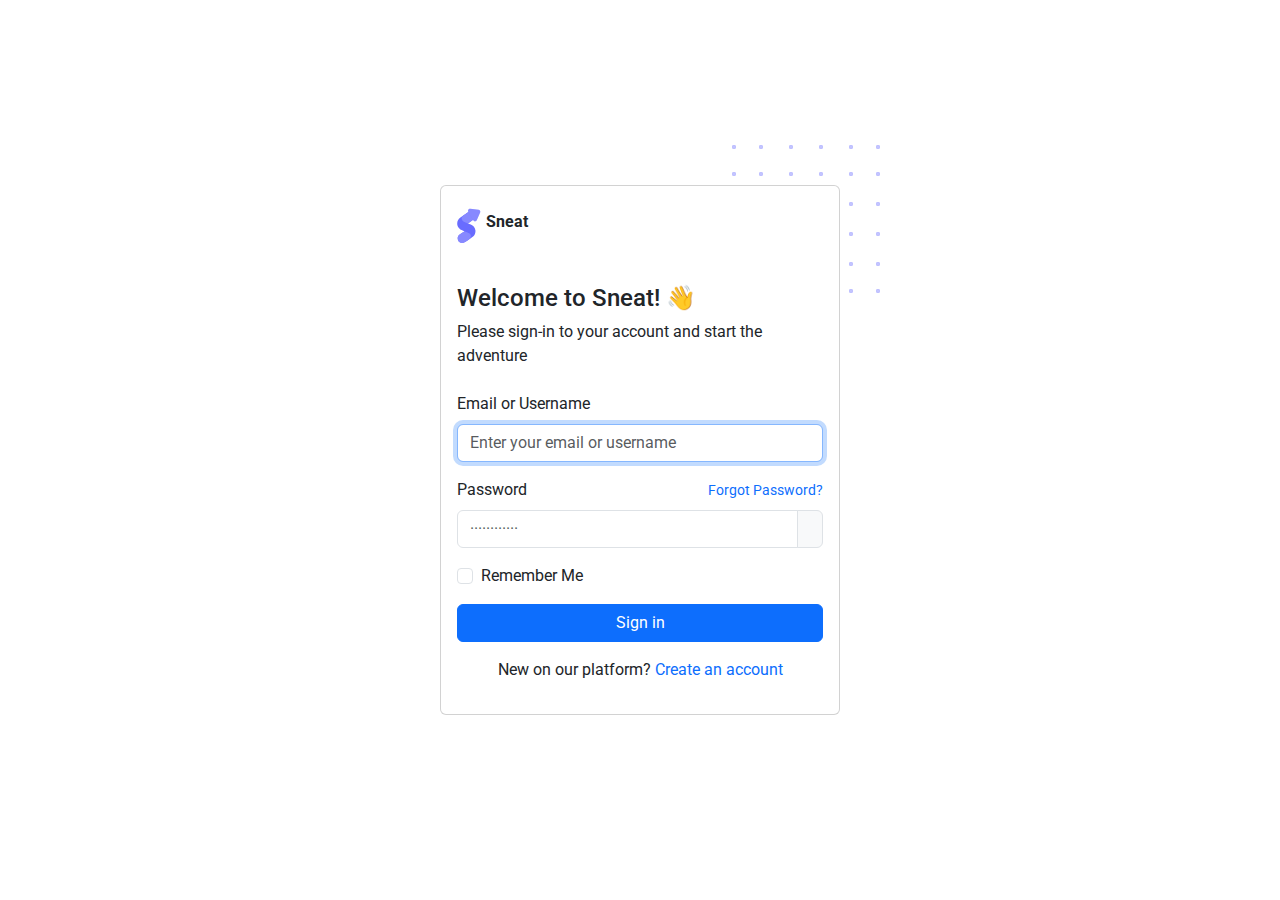
<file: html/login-page.html>
<!DOCTYPE html>
<html lang="en">

<head>
    <meta charset="UTF-8">
    <meta name="viewport" content="width=device-width, initial-scale=1.0">
    <meta http-equiv="X-UA-Compatible" content="ie=edge">
    <meta name="Description" content="Enter your description here" />
    <link rel="stylesheet" href="https://cdn.jsdelivr.net/npm/bootstrap@5.3.0-alpha3/dist/css/bootstrap.min.css">
    <link rel="preconnect" href="https://fonts.googleapis.com">
    <link rel="preconnect" href="https://fonts.gstatic.com" crossorigin>
    <link href="https://fonts.googleapis.com/css2?family=Roboto:ital,wght@0,400;1,300&display=swap" rel="stylesheet">    
    <link rel="stylesheet" href="../asset/css/style.css">
    <link rel="website icon" href="../asset/image/School_Badge_for_Barewa_College_logo.png" type="x-image/icon">
    <link rel="stylesheet" href="../asset/vendors/css/pages/page-auth.css">
    <link rel="stylesheet" href="../asset/vendors/css/pages/page-icons.css">
    <link rel="stylesheet" href="../asset/vendors/css/pages/page-misc.css">
    <title>Login Page</title>
</head>

<body>
    <div class="container-xxl">
        <div class="authentication-wrapper authentication-basic container-p-y">
          <div class="authentication-inner">
            <!-- Register -->
            <div class="card">
              <div class="card-body">
                <!-- Logo -->
                <div class="app-brand justify-content-center">
                  <a href="index.html" class="app-brand-link gap-2">
                    <span class="app-brand-logo demo">
                      <svg
                        width="25"
                        viewBox="0 0 25 42"
                        version="1.1"
                        xmlns="http://www.w3.org/2000/svg"
                        xmlns:xlink="http://www.w3.org/1999/xlink"
                      >
                        <defs>
                          <path
                            d="M13.7918663,0.358365126 L3.39788168,7.44174259 C0.566865006,9.69408886 -0.379795268,12.4788597 0.557900856,15.7960551 C0.68998853,16.2305145 1.09562888,17.7872135 3.12357076,19.2293357 C3.8146334,19.7207684 5.32369333,20.3834223 7.65075054,21.2172976 L7.59773219,21.2525164 L2.63468769,24.5493413 C0.445452254,26.3002124 0.0884951797,28.5083815 1.56381646,31.1738486 C2.83770406,32.8170431 5.20850219,33.2640127 7.09180128,32.5391577 C8.347334,32.0559211 11.4559176,30.0011079 16.4175519,26.3747182 C18.0338572,24.4997857 18.6973423,22.4544883 18.4080071,20.2388261 C17.963753,17.5346866 16.1776345,15.5799961 13.0496516,14.3747546 L10.9194936,13.4715819 L18.6192054,7.984237 L13.7918663,0.358365126 Z"
                            id="path-1"
                          ></path>
                          <path
                            d="M5.47320593,6.00457225 C4.05321814,8.216144 4.36334763,10.0722806 6.40359441,11.5729822 C8.61520715,12.571656 10.0999176,13.2171421 10.8577257,13.5094407 L15.5088241,14.433041 L18.6192054,7.984237 C15.5364148,3.11535317 13.9273018,0.573395879 13.7918663,0.358365126 C13.5790555,0.511491653 10.8061687,2.3935607 5.47320593,6.00457225 Z"
                            id="path-3"
                          ></path>
                          <path
                            d="M7.50063644,21.2294429 L12.3234468,23.3159332 C14.1688022,24.7579751 14.397098,26.4880487 13.008334,28.506154 C11.6195701,30.5242593 10.3099883,31.790241 9.07958868,32.3040991 C5.78142938,33.4346997 4.13234973,34 4.13234973,34 C4.13234973,34 2.75489982,33.0538207 2.37032616e-14,31.1614621 C-0.55822714,27.8186216 -0.55822714,26.0572515 -4.05231404e-15,25.8773518 C0.83734071,25.6075023 2.77988457,22.8248993 3.3049379,22.52991 C3.65497346,22.3332504 5.05353963,21.8997614 7.50063644,21.2294429 Z"
                            id="path-4"
                          ></path>
                          <path
                            d="M20.6,7.13333333 L25.6,13.8 C26.2627417,14.6836556 26.0836556,15.9372583 25.2,16.6 C24.8538077,16.8596443 24.4327404,17 24,17 L14,17 C12.8954305,17 12,16.1045695 12,15 C12,14.5672596 12.1403557,14.1461923 12.4,13.8 L17.4,7.13333333 C18.0627417,6.24967773 19.3163444,6.07059163 20.2,6.73333333 C20.3516113,6.84704183 20.4862915,6.981722 20.6,7.13333333 Z"
                            id="path-5"
                          ></path>
                        </defs>
                        <g id="g-app-brand" stroke="none" stroke-width="1" fill="none" fill-rule="evenodd">
                          <g id="Brand-Logo" transform="translate(-27.000000, -15.000000)">
                            <g id="Icon" transform="translate(27.000000, 15.000000)">
                              <g id="Mask" transform="translate(0.000000, 8.000000)">
                                <mask id="mask-2" fill="white">
                                  <use xlink:href="#path-1"></use>
                                </mask>
                                <use fill="#696cff" xlink:href="#path-1"></use>
                                <g id="Path-3" mask="url(#mask-2)">
                                  <use fill="#696cff" xlink:href="#path-3"></use>
                                  <use fill-opacity="0.2" fill="#FFFFFF" xlink:href="#path-3"></use>
                                </g>
                                <g id="Path-4" mask="url(#mask-2)">
                                  <use fill="#696cff" xlink:href="#path-4"></use>
                                  <use fill-opacity="0.2" fill="#FFFFFF" xlink:href="#path-4"></use>
                                </g>
                              </g>
                              <g
                                id="Triangle"
                                transform="translate(19.000000, 11.000000) rotate(-300.000000) translate(-19.000000, -11.000000) "
                              >
                                <use fill="#696cff" xlink:href="#path-5"></use>
                                <use fill-opacity="0.2" fill="#FFFFFF" xlink:href="#path-5"></use>
                              </g>
                            </g>
                          </g>
                        </g>
                      </svg>
                    </span>
                    <span class="app-brand-text demo text-body fw-bolder">Sneat</span>
                  </a>
                </div>
                <!-- /Logo -->
                <h4 class="mb-2">Welcome to Sneat! 👋</h4>
                <p class="mb-4">Please sign-in to your account and start the adventure</p>
  
                <form id="formAuthentication" class="mb-3" action="index.html" method="POST">
                  <div class="mb-3">
                    <label for="email" class="form-label">Email or Username</label>
                    <input
                      type="text"
                      class="form-control"
                      id="email"
                      name="email-username"
                      placeholder="Enter your email or username"
                      autofocus
                    />
                  </div>
                  <div class="mb-3 form-password-toggle">
                    <div class="d-flex justify-content-between">
                      <label class="form-label" for="password">Password</label>
                      <a href="auth-forgot-password-basic.html">
                        <small>Forgot Password?</small>
                      </a>
                    </div>
                    <div class="input-group input-group-merge">
                      <input
                        type="password"
                        id="password"
                        class="form-control"
                        name="password"
                        placeholder="&#xb7;&#xb7;&#xb7;&#xb7;&#xb7;&#xb7;&#xb7;&#xb7;&#xb7;&#xb7;&#xb7;&#xb7;"
                        aria-describedby="password"
                      />
                      <span class="input-group-text cursor-pointer"><i class="bx bx-hide"></i></span>
                    </div>
                  </div>
                  <div class="mb-3">
                    <div class="form-check">
                      <input class="form-check-input" type="checkbox" id="remember-me" />
                      <label class="form-check-label" for="remember-me"> Remember Me </label>
                    </div>
                  </div>
                  <div class="mb-3">
                    <button class="btn btn-primary d-grid w-100" type="submit">Sign in</button>
                  </div>
                </form>
  
                <p class="text-center">
                  <span>New on our platform?</span>
                  <a href="register.html">
                    <span>Create an account</span>
                  </a>
                </p>
              </div>
            </div>
            <!-- /Register -->
          </div>
        </div>
      </div>

    <script src="../asset/js/app.js"></script>
    <script src="https://cdn.jsdelivr.net/npm/bootstrap@5.3.0-alpha3/dist/js/bootstrap.bundle.min.js"></script>
</body>

</html>
</file>
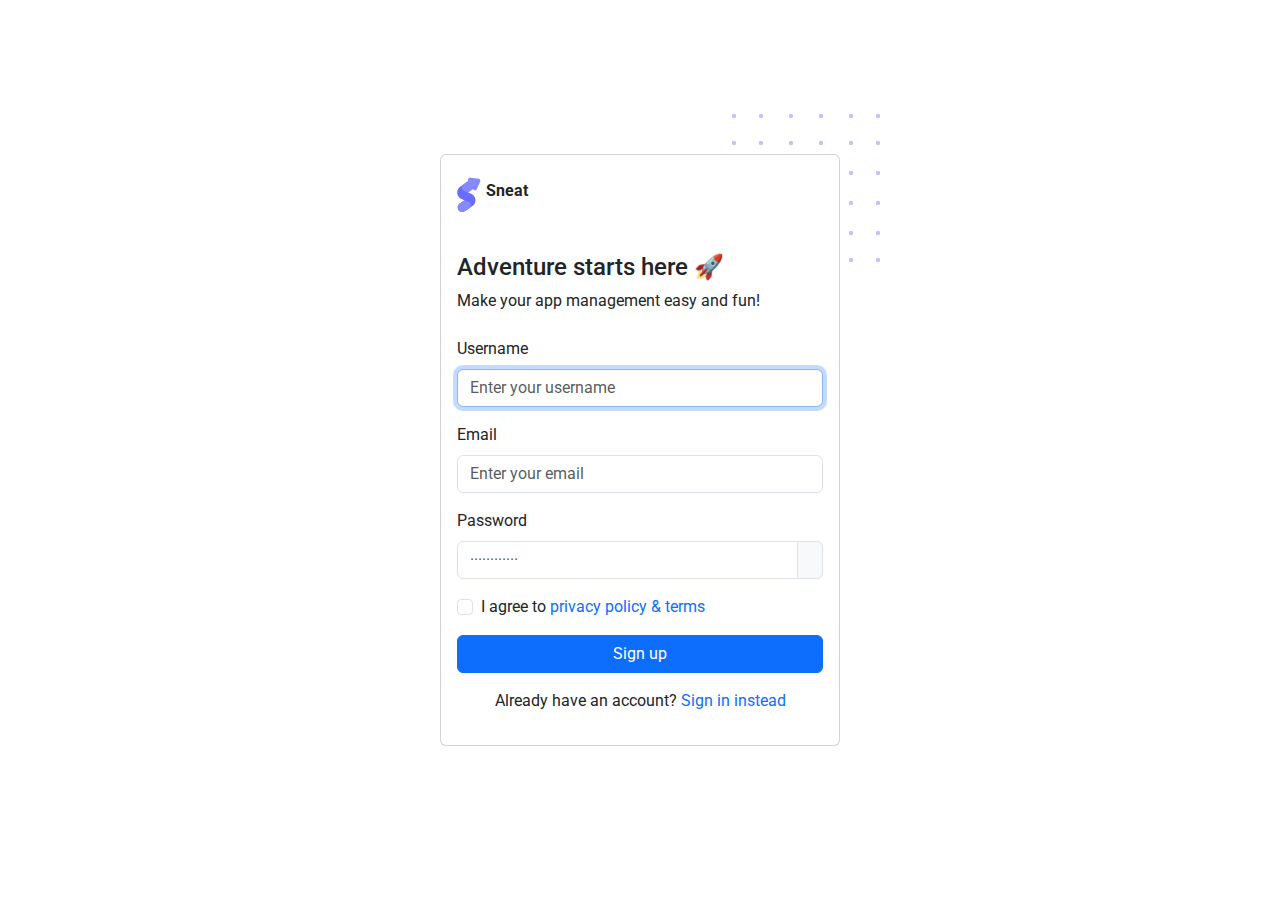
<file: html/register.html>
<!DOCTYPE html>
<html lang="en">

<head>
    <meta charset="UTF-8">
    <meta name="viewport" content="width=device-width, initial-scale=1.0">
    <meta http-equiv="X-UA-Compatible" content="ie=edge">
    <meta name="Description" content="Enter your description here" />
    <link rel="stylesheet" href="https://cdn.jsdelivr.net/npm/bootstrap@5.3.0-alpha3/dist/css/bootstrap.min.css">
    <link rel="preconnect" href="https://fonts.googleapis.com">
    <link rel="preconnect" href="https://fonts.gstatic.com" crossorigin>
    <link href="https://fonts.googleapis.com/css2?family=Roboto:ital,wght@0,400;1,300&display=swap" rel="stylesheet">    
    <link rel="stylesheet" href="../asset/css/style.css">
    <link rel="website icon" href="../asset/image/School_Badge_for_Barewa_College_logo.png" type="x-image/icon">
    <link rel="stylesheet" href="../asset/vendors/css/pages/page-auth.css">
    <link rel="stylesheet" href="../asset/vendors/css/pages/page-icons.css">
    <link rel="stylesheet" href="../asset/vendors/css/pages/page-misc.css">
    <title>Login Page</title>
</head>

<body>
    <div class="container-xxl">
        <div class="authentication-wrapper authentication-basic container-p-y">
          <div class="authentication-inner">
            <!-- Register Card -->
            <div class="card">
              <div class="card-body">
                <!-- Logo -->
                <div class="app-brand justify-content-center">
                  <a href="index.html" class="app-brand-link gap-2">
                    <span class="app-brand-logo demo">
                      <svg
                        width="25"
                        viewBox="0 0 25 42"
                        version="1.1"
                        xmlns="http://www.w3.org/2000/svg"
                        xmlns:xlink="http://www.w3.org/1999/xlink"
                      >
                        <defs>
                          <path
                            d="M13.7918663,0.358365126 L3.39788168,7.44174259 C0.566865006,9.69408886 -0.379795268,12.4788597 0.557900856,15.7960551 C0.68998853,16.2305145 1.09562888,17.7872135 3.12357076,19.2293357 C3.8146334,19.7207684 5.32369333,20.3834223 7.65075054,21.2172976 L7.59773219,21.2525164 L2.63468769,24.5493413 C0.445452254,26.3002124 0.0884951797,28.5083815 1.56381646,31.1738486 C2.83770406,32.8170431 5.20850219,33.2640127 7.09180128,32.5391577 C8.347334,32.0559211 11.4559176,30.0011079 16.4175519,26.3747182 C18.0338572,24.4997857 18.6973423,22.4544883 18.4080071,20.2388261 C17.963753,17.5346866 16.1776345,15.5799961 13.0496516,14.3747546 L10.9194936,13.4715819 L18.6192054,7.984237 L13.7918663,0.358365126 Z"
                            id="path-1"
                          ></path>
                          <path
                            d="M5.47320593,6.00457225 C4.05321814,8.216144 4.36334763,10.0722806 6.40359441,11.5729822 C8.61520715,12.571656 10.0999176,13.2171421 10.8577257,13.5094407 L15.5088241,14.433041 L18.6192054,7.984237 C15.5364148,3.11535317 13.9273018,0.573395879 13.7918663,0.358365126 C13.5790555,0.511491653 10.8061687,2.3935607 5.47320593,6.00457225 Z"
                            id="path-3"
                          ></path>
                          <path
                            d="M7.50063644,21.2294429 L12.3234468,23.3159332 C14.1688022,24.7579751 14.397098,26.4880487 13.008334,28.506154 C11.6195701,30.5242593 10.3099883,31.790241 9.07958868,32.3040991 C5.78142938,33.4346997 4.13234973,34 4.13234973,34 C4.13234973,34 2.75489982,33.0538207 2.37032616e-14,31.1614621 C-0.55822714,27.8186216 -0.55822714,26.0572515 -4.05231404e-15,25.8773518 C0.83734071,25.6075023 2.77988457,22.8248993 3.3049379,22.52991 C3.65497346,22.3332504 5.05353963,21.8997614 7.50063644,21.2294429 Z"
                            id="path-4"
                          ></path>
                          <path
                            d="M20.6,7.13333333 L25.6,13.8 C26.2627417,14.6836556 26.0836556,15.9372583 25.2,16.6 C24.8538077,16.8596443 24.4327404,17 24,17 L14,17 C12.8954305,17 12,16.1045695 12,15 C12,14.5672596 12.1403557,14.1461923 12.4,13.8 L17.4,7.13333333 C18.0627417,6.24967773 19.3163444,6.07059163 20.2,6.73333333 C20.3516113,6.84704183 20.4862915,6.981722 20.6,7.13333333 Z"
                            id="path-5"
                          ></path>
                        </defs>
                        <g id="g-app-brand" stroke="none" stroke-width="1" fill="none" fill-rule="evenodd">
                          <g id="Brand-Logo" transform="translate(-27.000000, -15.000000)">
                            <g id="Icon" transform="translate(27.000000, 15.000000)">
                              <g id="Mask" transform="translate(0.000000, 8.000000)">
                                <mask id="mask-2" fill="white">
                                  <use xlink:href="#path-1"></use>
                                </mask>
                                <use fill="#696cff" xlink:href="#path-1"></use>
                                <g id="Path-3" mask="url(#mask-2)">
                                  <use fill="#696cff" xlink:href="#path-3"></use>
                                  <use fill-opacity="0.2" fill="#FFFFFF" xlink:href="#path-3"></use>
                                </g>
                                <g id="Path-4" mask="url(#mask-2)">
                                  <use fill="#696cff" xlink:href="#path-4"></use>
                                  <use fill-opacity="0.2" fill="#FFFFFF" xlink:href="#path-4"></use>
                                </g>
                              </g>
                              <g
                                id="Triangle"
                                transform="translate(19.000000, 11.000000) rotate(-300.000000) translate(-19.000000, -11.000000) "
                              >
                                <use fill="#696cff" xlink:href="#path-5"></use>
                                <use fill-opacity="0.2" fill="#FFFFFF" xlink:href="#path-5"></use>
                              </g>
                            </g>
                          </g>
                        </g>
                      </svg>
                    </span>
                    <span class="app-brand-text demo text-body fw-bolder">Sneat</span>
                  </a>
                </div>
                <!-- /Logo -->
                <h4 class="mb-2">Adventure starts here 🚀</h4>
                <p class="mb-4">Make your app management easy and fun!</p>
  
                <form id="formAuthentication" class="mb-3" action="index.html" method="POST">
                  <div class="mb-3">
                    <label for="username" class="form-label">Username</label>
                    <input
                      type="text"
                      class="form-control"
                      id="username"
                      name="username"
                      placeholder="Enter your username"
                      autofocus
                    />
                  </div>
                  <div class="mb-3">
                    <label for="email" class="form-label">Email</label>
                    <input type="text" class="form-control" id="email" name="email" placeholder="Enter your email" />
                  </div>
                  <div class="mb-3 form-password-toggle">
                    <label class="form-label" for="password">Password</label>
                    <div class="input-group input-group-merge">
                      <input
                        type="password"
                        id="password"
                        class="form-control"
                        name="password"
                        placeholder="&#xb7;&#xb7;&#xb7;&#xb7;&#xb7;&#xb7;&#xb7;&#xb7;&#xb7;&#xb7;&#xb7;&#xb7;"
                        aria-describedby="password"
                      />
                      <span class="input-group-text cursor-pointer"><i class="bx bx-hide"></i></span>
                    </div>
                  </div>
  
                  <div class="mb-3">
                    <div class="form-check">
                      <input class="form-check-input" type="checkbox" id="terms-conditions" name="terms" />
                      <label class="form-check-label" for="terms-conditions">
                        I agree to
                        <a href="javascript:void(0);">privacy policy & terms</a>
                      </label>
                    </div>
                  </div>
                  <button class="btn btn-primary d-grid w-100">Sign up</button>
                </form>
  
                <p class="text-center">
                  <span>Already have an account?</span>
                  <a href="login-page.html">
                    <span>Sign in instead</span>
                  </a>
                </p>
              </div>
            </div>
            <!-- Register Card -->
          </div>
        </div>
      </div>

    <script src="../asset/js/app.js"></script>
    <script src="https://cdn.jsdelivr.net/npm/bootstrap@5.3.0-alpha3/dist/js/bootstrap.bundle.min.js"></script>
</body>

</html>
</file>
<file: asset/css/style.css>
* {
    margin: 0;
    padding: 0
}

@import url('https://fonts.googleapis.com/css2?family=Golos+Text&display=swap');

body {
    font-family: 'Roboto', sans-serif;
}

/* For Webkit based browsers (Chrome, Safari, etc.) */
/* The following properties can be changed as desired */
::-webkit-scrollbar {
    width: 8px;
    height: 8px;
}

::-webkit-scrollbar-track {
    background-color: #f5f5f5;
}

::-webkit-scrollbar-thumb {
    background-color: #ccc;
}

#firstnav {
    height: 43px;
    /* background-color: gray; */
    /* color: aliceblue; */
}
a{
    text-decoration: none;
    /* color: black; */
}
a.nav-link:hover{
    border-bottom:2px solid yellow;
}
a.btn:hover,button:hover{
    box-shadow: 0 12px 16px 0 rgba(0,0,0,0.24), 0 17px 50px 0 rgba(0,0,0,0.19);
}
nav {
    width: 100%;
}
#logo {
    top: -2%;
    position: absolute;
    left: 10%;
    /* right: 40%; */
    z-index: 1;
    /* filter: drop-shadow(0 0 20px rgb(17, 11, 20)); */
    width:20vh;
}

@media only screen and (max-width: 768px) {

    /* For mobile phones: */
    #logo {
        display: none;
    }
    #firstnav{
        display: none;
    }
}

@media (min-width: 768px) and (max-width: 1024px) {

    /* styles for tablet view */
    #logo {
        display: none;
    }

    #event-pic {
        width: 100%;
    }
}

@media (min-width: 768px) and (max-width: 1024px) {

    /* styles for tablet view */
    #interview {
        background-image: none;
    }
}
#carousel{
    /* height: 100vh; */
}

#p-font {
    font-size: 10px
}

ul#list {
    /* margin-left: -40px; */

}

#list {
    height: 395px;
    overflow:auto;
}

#interview {
    background-image: url('../image/bg-home.jpg');
    height: 500px;
    background-repeat: no-repeat;
    color: black;
}
@media only screen and (max-width: 768px) {

    /* For mobile phones: */
    #interview {
        background-image: none;
        /* height: 500px; */
        color: black;
    }

}


blockquote {
    font-size: 30px;
    color: gray
}

#newsletter {
    background-image: url('../image/bg-newsletter.jpg');
    height: 500px;
    background-size: cover;
    background-attachment: fixed;
    background-position: center;
    background-repeat: no-repeat;
}

#list-action {
    border: none;
}
.list-group-item.list-group-item-action{
    background-color: black;
    color: white;
}
#hero{
    background-image:linear-gradient(to right,rgba(16, 66, 98, 0.5),black),url("../image/IMG-20230417-WA0008.jpg");
    margin: 0;
        padding: 0;
        min-height: 50vh;
        max-height: 150vh;
        background-position: center;
        background-size: cover;
        /* position: fixed; */
        background-attachment: fixed;
        background-color: rgba(16, 73, 128, 0.5);
}
#eventsection .card:hover{
    box-shadow: 0 12px 16px 0 rgba(0,0,0,0.24), 0 17px 50px 0 rgba(0,0,0,0.19);
}
#storyinput{
    background-color: transparent;
    border:none;
    color: white;
    border-bottom: 1px solid grey;
}


/*--------------------------------------------------
Footer
--------------------------------------------------*/
  .footer-wrapper {
    background-color: #1a265c;
    padding-bottom: 24px;
    width: 100%;
    float: left;
  }
  .footer-wrapper .foooter-container {
    background-color: black;
    padding: 55px 0 0;
    line-height: 2;
  }
  .footer-wrapper .foooter-container .footer-middle {
    padding-bottom: 30px;
    border-bottom: 1px solid #e9e9e9;
  }
  .footer-wrapper .foooter-container .footer-middle .contact-footer .logo-footer {
    float: left;
    display: block;
    margin-bottom: 10px;
  }
  .footer-wrapper .foooter-container .footer-middle .contact-footer .logo-footer img {
    max-width: 75%;
  }
  .footer-wrapper .foooter-container .footer-middle .contact-footer .contact-desc {
    clear: both;
    margin-bottom: 10px;
  }
  .footer-wrapper .foooter-container .footer-middle .contact-footer .contact-phone-email {
    clear: both;
  }
  .footer-wrapper .foooter-container .footer-middle .contact-footer .contact-phone-email .contact-email {
    margin-left: 30px;
  }
  .footer-wrapper .foooter-container .footer-middle .links-footer h6 {
    margin-bottom: 15px;
  }
  .footer-wrapper .foooter-container .footer-middle .links-footer ul li {
    line-height: 2.6;
  }
  .footer-wrapper .foooter-container .footer-middle .links-footer ul li a{
    color: white;
  }
  .footer-wrapper .foooter-container .footer-middle .links-footer ul li a:hover{
    color: yellow;
  }
  .footer-wrapper .foooter-container .footer-middle .links-social {
    max-width: 350px;
    margin: 0 auto;
  }
  .footer-wrapper .foooter-container .footer-middle .links-social .login-dashboard a {
    color: #fff;
    padding: 18px 30px;
    text-transform: uppercase;
    display: block;
    letter-spacing: 1px;
  }
  .footer-wrapper .foooter-container .footer-middle .links-social ul {
    margin-top: 28px;
  }
  @media (max-width: 991px) {
    .footer-wrapper .foooter-container .footer-middle .contact-footer {
      margin-bottom: 30px;
    }
    .footer-wrapper .foooter-container .footer-middle .links-footer {
      margin-bottom: 30px;
    }
  }
  @media (max-width: 767px) {
    .footer-wrapper .foooter-container .footer-middle .contact-footer {
      text-align: center;
    }
    .footer-wrapper .foooter-container .footer-middle .contact-footer .logo-footer {
      width: 100%;
    }
    .footer-wrapper .foooter-container .footer-middle .links-footer {
      text-align: center;
    }
    .footer-wrapper .foooter-container .footer-middle .links-footer h6 {
      margin-top: 20px;
    }
  }
  .footer-wrapper .foooter-container .footer-bottom {
    padding: 30px 0;
  }
  .footer-wrapper .foooter-container .footer-bottom p {
    color: #9f9f9f;
  }
</file>
<file: asset/vendors/css/pages/page-auth.css>
@charset "UTF-8";
.authentication-wrapper {
  display: flex;
  flex-basis: 100%;
  min-height: 100vh;
  width: 100%;
}
.authentication-wrapper .authentication-inner {
  width: 100%;
}
.authentication-wrapper.authentication-basic {
  align-items: center;
  justify-content: center;
  overflow: hidden;
}
.authentication-wrapper.authentication-cover {
  align-items: flex-start;
}
.authentication-wrapper.authentication-cover .authentication-inner {
  height: 100vh;
}
.authentication-wrapper.authentication-basic .authentication-inner {
  max-width: 400px;
  position: relative;
}
.authentication-wrapper.authentication-basic .authentication-inner:before {
  width: 148px;
  height: 148px;
  content: " ";
  position: absolute;
  top: -40px;
  right: -40px;
  background-image: url("data:image/svg+xml,%3Csvg width='148px' height='148px' viewBox='0 0 148 148' version='1.1' xmlns='http://www.w3.org/2000/svg' xmlns:xlink='http://www.w3.org/1999/xlink'%3E%3Cdefs%3E%3Cpath d='M355,144 C356.104569,144 357,144.895431 357,146 C357,147.104569 356.104569,148 355,148 C353.895431,148 353,147.104569 353,146 C353,144.895431 353.895431,144 355,144 Z M382,144 C383.104569,144 384,144.895431 384,146 C384,147.104569 383.104569,148 382,148 C380.895431,148 380,147.104569 380,146 C380,144.895431 380.895431,144 382,144 Z M412,144 C413.104569,144 414,144.895431 414,146 C414,147.104569 413.104569,148 412,148 C410.895431,148 410,147.104569 410,146 C410,144.895431 410.895431,144 412,144 Z M442,144 C443.104569,144 444,144.895431 444,146 C444,147.104569 443.104569,148 442,148 C440.895431,148 440,147.104569 440,146 C440,144.895431 440.895431,144 442,144 Z M472,144 C473.104569,144 474,144.895431 474,146 C474,147.104569 473.104569,148 472,148 C470.895431,148 470,147.104569 470,146 C470,144.895431 470.895431,144 472,144 Z M499,144 C500.104569,144 501,144.895431 501,146 C501,147.104569 500.104569,148 499,148 C497.895431,148 497,147.104569 497,146 C497,144.895431 497.895431,144 499,144 Z M355,117 C356.104569,117 357,117.895431 357,119 C357,120.104569 356.104569,121 355,121 C353.895431,121 353,120.104569 353,119 C353,117.895431 353.895431,117 355,117 Z M382,117 C383.104569,117 384,117.895431 384,119 C384,120.104569 383.104569,121 382,121 C380.895431,121 380,120.104569 380,119 C380,117.895431 380.895431,117 382,117 Z M412,117 C413.104569,117 414,117.895431 414,119 C414,120.104569 413.104569,121 412,121 C410.895431,121 410,120.104569 410,119 C410,117.895431 410.895431,117 412,117 Z M442,117 C443.104569,117 444,117.895431 444,119 C444,120.104569 443.104569,121 442,121 C440.895431,121 440,120.104569 440,119 C440,117.895431 440.895431,117 442,117 Z M472,117 C473.104569,117 474,117.895431 474,119 C474,120.104569 473.104569,121 472,121 C470.895431,121 470,120.104569 470,119 C470,117.895431 470.895431,117 472,117 Z M499,117 C500.104569,117 501,117.895431 501,119 C501,120.104569 500.104569,121 499,121 C497.895431,121 497,120.104569 497,119 C497,117.895431 497.895431,117 499,117 Z M355,87 C356.104569,87 357,87.8954305 357,89 C357,90.1045695 356.104569,91 355,91 C353.895431,91 353,90.1045695 353,89 C353,87.8954305 353.895431,87 355,87 Z M382,87 C383.104569,87 384,87.8954305 384,89 C384,90.1045695 383.104569,91 382,91 C380.895431,91 380,90.1045695 380,89 C380,87.8954305 380.895431,87 382,87 Z M412,87 C413.104569,87 414,87.8954305 414,89 C414,90.1045695 413.104569,91 412,91 C410.895431,91 410,90.1045695 410,89 C410,87.8954305 410.895431,87 412,87 Z M442,87 C443.104569,87 444,87.8954305 444,89 C444,90.1045695 443.104569,91 442,91 C440.895431,91 440,90.1045695 440,89 C440,87.8954305 440.895431,87 442,87 Z M472,87 C473.104569,87 474,87.8954305 474,89 C474,90.1045695 473.104569,91 472,91 C470.895431,91 470,90.1045695 470,89 C470,87.8954305 470.895431,87 472,87 Z M499,87 C500.104569,87 501,87.8954305 501,89 C501,90.1045695 500.104569,91 499,91 C497.895431,91 497,90.1045695 497,89 C497,87.8954305 497.895431,87 499,87 Z M355,57 C356.104569,57 357,57.8954305 357,59 C357,60.1045695 356.104569,61 355,61 C353.895431,61 353,60.1045695 353,59 C353,57.8954305 353.895431,57 355,57 Z M472,57 C473.104569,57 474,57.8954305 474,59 C474,60.1045695 473.104569,61 472,61 C470.895431,61 470,60.1045695 470,59 C470,57.8954305 470.895431,57 472,57 Z M412,57 C413.104569,57 414,57.8954305 414,59 C414,60.1045695 413.104569,61 412,61 C410.895431,61 410,60.1045695 410,59 C410,57.8954305 410.895431,57 412,57 Z M499,57 C500.104569,57 501,57.8954305 501,59 C501,60.1045695 500.104569,61 499,61 C497.895431,61 497,60.1045695 497,59 C497,57.8954305 497.895431,57 499,57 Z M382,57 C383.104569,57 384,57.8954305 384,59 C384,60.1045695 383.104569,61 382,61 C380.895431,61 380,60.1045695 380,59 C380,57.8954305 380.895431,57 382,57 Z M442,57 C443.104569,57 444,57.8954305 444,59 C444,60.1045695 443.104569,61 442,61 C440.895431,61 440,60.1045695 440,59 C440,57.8954305 440.895431,57 442,57 Z M355,27 C356.104569,27 357,27.8954305 357,29 C357,30.1045695 356.104569,31 355,31 C353.895431,31 353,30.1045695 353,29 C353,27.8954305 353.895431,27 355,27 Z M382,27 C383.104569,27 384,27.8954305 384,29 C384,30.1045695 383.104569,31 382,31 C380.895431,31 380,30.1045695 380,29 C380,27.8954305 380.895431,27 382,27 Z M412,27 C413.104569,27 414,27.8954305 414,29 C414,30.1045695 413.104569,31 412,31 C410.895431,31 410,30.1045695 410,29 C410,27.8954305 410.895431,27 412,27 Z M442,27 C443.104569,27 444,27.8954305 444,29 C444,30.1045695 443.104569,31 442,31 C440.895431,31 440,30.1045695 440,29 C440,27.8954305 440.895431,27 442,27 Z M472,27 C473.104569,27 474,27.8954305 474,29 C474,30.1045695 473.104569,31 472,31 C470.895431,31 470,30.1045695 470,29 C470,27.8954305 470.895431,27 472,27 Z M499,27 C500.104569,27 501,27.8954305 501,29 C501,30.1045695 500.104569,31 499,31 C497.895431,31 497,30.1045695 497,29 C497,27.8954305 497.895431,27 499,27 Z M355,0 C356.104569,0 357,0.8954305 357,2 C357,3.1045695 356.104569,4 355,4 C353.895431,4 353,3.1045695 353,2 C353,0.8954305 353.895431,0 355,0 Z M382,0 C383.104569,0 384,0.8954305 384,2 C384,3.1045695 383.104569,4 382,4 C380.895431,4 380,3.1045695 380,2 C380,0.8954305 380.895431,0 382,0 Z M412,0 C413.104569,0 414,0.8954305 414,2 C414,3.1045695 413.104569,4 412,4 C410.895431,4 410,3.1045695 410,2 C410,0.8954305 410.895431,0 412,0 Z M442,0 C443.104569,0 444,0.8954305 444,2 C444,3.1045695 443.104569,4 442,4 C440.895431,4 440,3.1045695 440,2 C440,0.8954305 440.895431,0 442,0 Z M472,0 C473.104569,0 474,0.8954305 474,2 C474,3.1045695 473.104569,4 472,4 C470.895431,4 470,3.1045695 470,2 C470,0.8954305 470.895431,0 472,0 Z M499,0 C500.104569,0 501,0.8954305 501,2 C501,3.1045695 500.104569,4 499,4 C497.895431,4 497,3.1045695 497,2 C497,0.8954305 497.895431,0 499,0 Z' id='path-1'%3E%3C/path%3E%3C/defs%3E%3Cg id='📝-Pages' stroke='none' stroke-width='1' fill='none' fill-rule='evenodd'%3E%3Cg id='Login---V2' transform='translate(-822.000000, -197.000000)'%3E%3Cg id='top-illustration' transform='translate(469.000000, 197.000000)'%3E%3Cuse fill='%23696cff' xlink:href='%23path-1'%3E%3C/use%3E%3Cuse fill-opacity='0.6' fill='%23FFFFFF' xlink:href='%23path-1'%3E%3C/use%3E%3C/g%3E%3C/g%3E%3C/g%3E%3C/svg%3E");
}
.authentication-wrapper.authentication-basic .authentication-inner:after {
  width: 243px;
  height: 240px;
  content: " ";
  position: absolute;
  bottom: -68px;
  left: -46px;
}
.authentication-wrapper.authentication-basic .authentication-inner .card {
  z-index: 1;
}
.authentication-wrapper.authentication-basic .authentication-inner .card .app-brand {
  margin-bottom: 2.5rem;
}
.authentication-wrapper .auth-input-wrapper .auth-input {
  max-width: 50px;
  padding-left: 0.4rem;
  padding-right: 0.4rem;
  font-size: 150%;
}

@media (max-width: 575.98px) {
  .authentication-wrapper .auth-input-wrapper .auth-input {
    font-size: 1.125rem;
  }
}
.light-style .authentication-wrapper .authentication-bg {
  background-color: #fff;
}
.light-style .authentication-wrapper.authentication-basic .authentication-inner:after {
  background-image: url("data:image/svg+xml,%3Csvg width='243px' height='240px' viewBox='0 0 243 240' version='1.1' xmlns='http://www.w3.org/2000/svg' xmlns:xlink='http://www.w3.org/1999/xlink'%3E%3Cdefs%3E%3Cpath d='M34.5,182 C35.8807119,182 37,183.119288 37,184.5 C37,185.880712 35.8807119,187 34.5,187 C33.1192881,187 32,185.880712 32,184.5 C32,183.119288 33.1192881,182 34.5,182 Z M61.5,182 C62.8807119,182 64,183.119288 64,184.5 C64,185.880712 62.8807119,187 61.5,187 C60.1192881,187 59,185.880712 59,184.5 C59,183.119288 60.1192881,182 61.5,182 Z M91.5,182 C92.8807119,182 94,183.119288 94,184.5 C94,185.880712 92.8807119,187 91.5,187 C90.1192881,187 89,185.880712 89,184.5 C89,183.119288 90.1192881,182 91.5,182 Z M123.5,182 C124.880712,182 126,183.119288 126,184.5 C126,185.880712 124.880712,187 123.5,187 C122.119288,187 121,185.880712 121,184.5 C121,183.119288 122.119288,182 123.5,182 Z M153.5,182 C154.880712,182 156,183.119288 156,184.5 C156,185.880712 154.880712,187 153.5,187 C152.119288,187 151,185.880712 151,184.5 C151,183.119288 152.119288,182 153.5,182 Z M180.5,182 C181.880712,182 183,183.119288 183,184.5 C183,185.880712 181.880712,187 180.5,187 C179.119288,187 178,185.880712 178,184.5 C178,183.119288 179.119288,182 180.5,182 Z M34.5,154 C35.8807119,154 37,155.119288 37,156.5 C37,157.880712 35.8807119,159 34.5,159 C33.1192881,159 32,157.880712 32,156.5 C32,155.119288 33.1192881,154 34.5,154 Z M61.5,154 C62.8807119,154 64,155.119288 64,156.5 C64,157.880712 62.8807119,159 61.5,159 C60.1192881,159 59,157.880712 59,156.5 C59,155.119288 60.1192881,154 61.5,154 Z M91.5,154 C92.8807119,154 94,155.119288 94,156.5 C94,157.880712 92.8807119,159 91.5,159 C90.1192881,159 89,157.880712 89,156.5 C89,155.119288 90.1192881,154 91.5,154 Z M123.5,154 C124.880712,154 126,155.119288 126,156.5 C126,157.880712 124.880712,159 123.5,159 C122.119288,159 121,157.880712 121,156.5 C121,155.119288 122.119288,154 123.5,154 Z M153.5,154 C154.880712,154 156,155.119288 156,156.5 C156,157.880712 154.880712,159 153.5,159 C152.119288,159 151,157.880712 151,156.5 C151,155.119288 152.119288,154 153.5,154 Z M180.5,154 C181.880712,154 183,155.119288 183,156.5 C183,157.880712 181.880712,159 180.5,159 C179.119288,159 178,157.880712 178,156.5 C178,155.119288 179.119288,154 180.5,154 Z M34.5,124 C35.8807119,124 37,125.119288 37,126.5 C37,127.880712 35.8807119,129 34.5,129 C33.1192881,129 32,127.880712 32,126.5 C32,125.119288 33.1192881,124 34.5,124 Z M61.5,124 C62.8807119,124 64,125.119288 64,126.5 C64,127.880712 62.8807119,129 61.5,129 C60.1192881,129 59,127.880712 59,126.5 C59,125.119288 60.1192881,124 61.5,124 Z M91.5,124 C92.8807119,124 94,125.119288 94,126.5 C94,127.880712 92.8807119,129 91.5,129 C90.1192881,129 89,127.880712 89,126.5 C89,125.119288 90.1192881,124 91.5,124 Z M123.5,124 C124.880712,124 126,125.119288 126,126.5 C126,127.880712 124.880712,129 123.5,129 C122.119288,129 121,127.880712 121,126.5 C121,125.119288 122.119288,124 123.5,124 Z M153.5,124 C154.880712,124 156,125.119288 156,126.5 C156,127.880712 154.880712,129 153.5,129 C152.119288,129 151,127.880712 151,126.5 C151,125.119288 152.119288,124 153.5,124 Z M180.5,124 C181.880712,124 183,125.119288 183,126.5 C183,127.880712 181.880712,129 180.5,129 C179.119288,129 178,127.880712 178,126.5 C178,125.119288 179.119288,124 180.5,124 Z M34.5,94 C35.8807119,94 37,95.1192881 37,96.5 C37,97.8807119 35.8807119,99 34.5,99 C33.1192881,99 32,97.8807119 32,96.5 C32,95.1192881 33.1192881,94 34.5,94 Z M153.5,94 C154.880712,94 156,95.1192881 156,96.5 C156,97.8807119 154.880712,99 153.5,99 C152.119288,99 151,97.8807119 151,96.5 C151,95.1192881 152.119288,94 153.5,94 Z M91.5,94 C92.8807119,94 94,95.1192881 94,96.5 C94,97.8807119 92.8807119,99 91.5,99 C90.1192881,99 89,97.8807119 89,96.5 C89,95.1192881 90.1192881,94 91.5,94 Z M180.5,94 C181.880712,94 183,95.1192881 183,96.5 C183,97.8807119 181.880712,99 180.5,99 C179.119288,99 178,97.8807119 178,96.5 C178,95.1192881 179.119288,94 180.5,94 Z M61.5,94 C62.8807119,94 64,95.1192881 64,96.5 C64,97.8807119 62.8807119,99 61.5,99 C60.1192881,99 59,97.8807119 59,96.5 C59,95.1192881 60.1192881,94 61.5,94 Z M123.5,94 C124.880712,94 126,95.1192881 126,96.5 C126,97.8807119 124.880712,99 123.5,99 C122.119288,99 121,97.8807119 121,96.5 C121,95.1192881 122.119288,94 123.5,94 Z M34.5,64 C35.8807119,64 37,65.1192881 37,66.5 C37,67.8807119 35.8807119,69 34.5,69 C33.1192881,69 32,67.8807119 32,66.5 C32,65.1192881 33.1192881,64 34.5,64 Z M61.5,64 C62.8807119,64 64,65.1192881 64,66.5 C64,67.8807119 62.8807119,69 61.5,69 C60.1192881,69 59,67.8807119 59,66.5 C59,65.1192881 60.1192881,64 61.5,64 Z M91.5,64 C92.8807119,64 94,65.1192881 94,66.5 C94,67.8807119 92.8807119,69 91.5,69 C90.1192881,69 89,67.8807119 89,66.5 C89,65.1192881 90.1192881,64 91.5,64 Z M123.5,64 C124.880712,64 126,65.1192881 126,66.5 C126,67.8807119 124.880712,69 123.5,69 C122.119288,69 121,67.8807119 121,66.5 C121,65.1192881 122.119288,64 123.5,64 Z M153.5,64 C154.880712,64 156,65.1192881 156,66.5 C156,67.8807119 154.880712,69 153.5,69 C152.119288,69 151,67.8807119 151,66.5 C151,65.1192881 152.119288,64 153.5,64 Z M180.5,64 C181.880712,64 183,65.1192881 183,66.5 C183,67.8807119 181.880712,69 180.5,69 C179.119288,69 178,67.8807119 178,66.5 C178,65.1192881 179.119288,64 180.5,64 Z M34.5,37 C35.8807119,37 37,38.1192881 37,39.5 C37,40.8807119 35.8807119,42 34.5,42 C33.1192881,42 32,40.8807119 32,39.5 C32,38.1192881 33.1192881,37 34.5,37 Z M61.5,37 C62.8807119,37 64,38.1192881 64,39.5 C64,40.8807119 62.8807119,42 61.5,42 C60.1192881,42 59,40.8807119 59,39.5 C59,38.1192881 60.1192881,37 61.5,37 Z M91.5,37 C92.8807119,37 94,38.1192881 94,39.5 C94,40.8807119 92.8807119,42 91.5,42 C90.1192881,42 89,40.8807119 89,39.5 C89,38.1192881 90.1192881,37 91.5,37 Z M123.5,37 C124.880712,37 126,38.1192881 126,39.5 C126,40.8807119 124.880712,42 123.5,42 C122.119288,42 121,40.8807119 121,39.5 C121,38.1192881 122.119288,37 123.5,37 Z M153.5,37 C154.880712,37 156,38.1192881 156,39.5 C156,40.8807119 154.880712,42 153.5,42 C152.119288,42 151,40.8807119 151,39.5 C151,38.1192881 152.119288,37 153.5,37 Z M180.5,37 C181.880712,37 183,38.1192881 183,39.5 C183,40.8807119 181.880712,42 180.5,42 C179.119288,42 178,40.8807119 178,39.5 C178,38.1192881 179.119288,37 180.5,37 Z' id='path-1'%3E%3C/path%3E%3C/defs%3E%3Cg id='📝-Pages' stroke='none' stroke-width='1' fill='none' fill-rule='evenodd'%3E%3Cg id='Login---V2' transform='translate(-469.000000, -670.000000)'%3E%3Cg id='Shapes' transform='translate(469.000000, 197.000000)'%3E%3Cg id='bottom-illustration' transform='translate(0.000000, 473.000000)'%3E%3Crect id='Rectangle' fill='%23696cff' opacity='0.04' x='0' y='0' width='215' height='216' rx='10'%3E%3C/rect%3E%3Crect id='Rectangle' stroke='rgba(67, 89, 113, 0.5)' opacity='0.48' x='104.5' y='100.5' width='138' height='139' rx='10'%3E%3C/rect%3E%3Cg id='Dot'%3E%3Cuse fill='%23696cff' xlink:href='%23path-1'%3E%3C/use%3E%3Cuse fill-opacity='0.6' fill='%23FFFFFF' xlink:href='%23path-1'%3E%3C/use%3E%3C/g%3E%3C/g%3E%3C/g%3E%3C/g%3E%3C/g%3E%3C/svg%3E");
}

/*# sourceMappingURL=[data-uri] */
</file>
<file: asset/vendors/css/pages/page-icons.css>
#icons-container .icon-card {
  width: 128px;
}
#icons-container .icon-card i {
  font-size: 2rem;
}

@media (max-width: 1024px) {
  #icons-container .icon-card {
    width: 126px;
  }
}
@media (max-width: 767.98px) {
  #icons-container .icon-card {
    width: 131px;
  }
}
@media (max-width: 414px) {
  #icons-container .icon-card {
    width: 110px;
  }
}
@media (max-width: 375px) {
  #icons-container .icon-card {
    width: 150px;
  }
}

/*# sourceMappingURL=[data-uri] */
</file>
<file: asset/vendors/css/pages/page-misc.css>
.misc-wrapper {
  display: flex;
  flex-direction: column;
  justify-content: center;
  align-items: center;
  min-height: calc(100vh - (1.625rem * 2));
  text-align: center;
}

/*# sourceMappingURL=[data-uri] */
</file>
